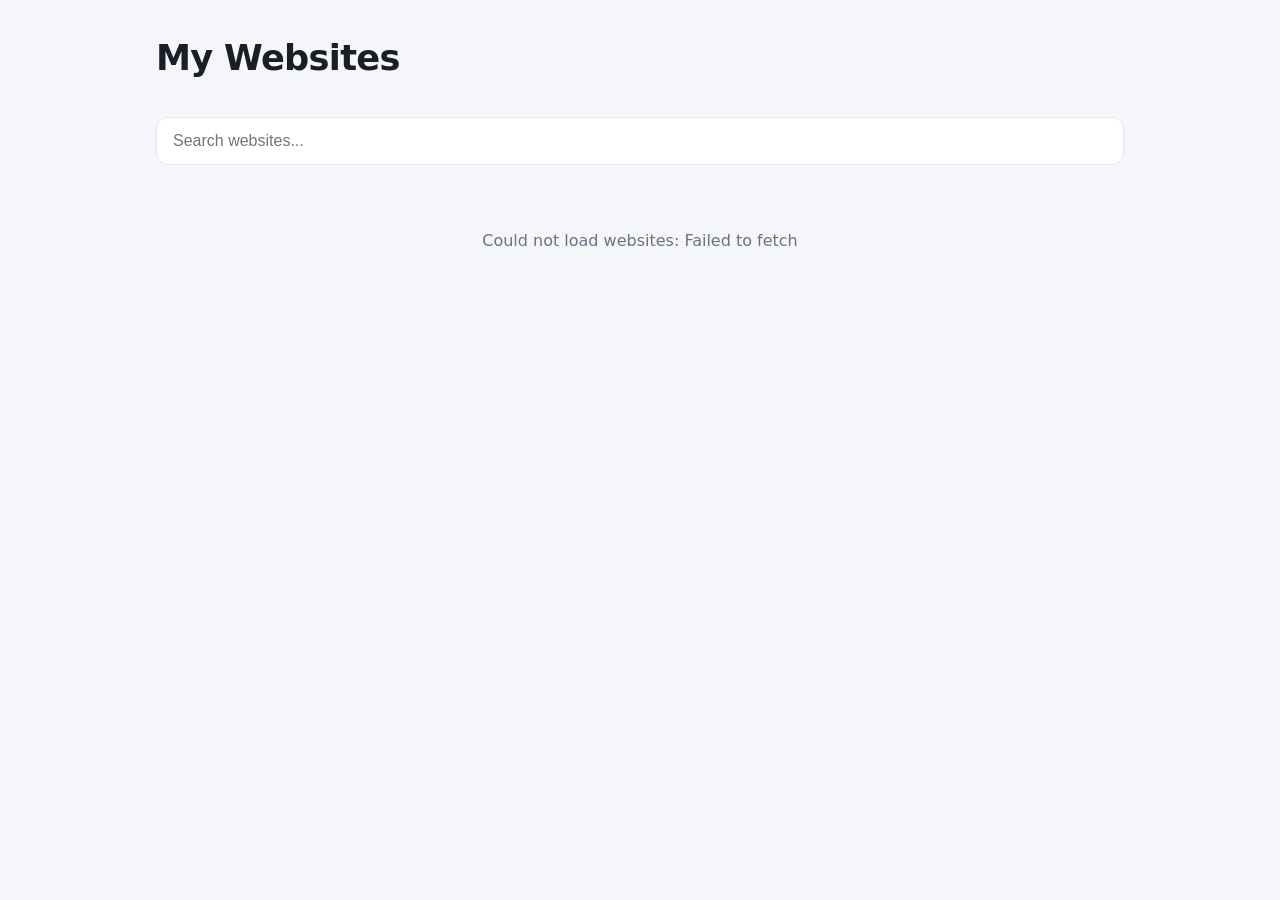
<file: index.html>
<!DOCTYPE html>
<html lang="en">
<head>
<meta charset="utf-8">
<meta name="viewport" content="width=device-width, initial-scale=1">
<title>my-websites</title>
<style>
  :root {
    color-scheme: light dark;
    --bg: #f5f6fa; --card: #ffffff; --text: #1b1e27; --muted: #6b7280;
    --border: #e5e7eb; --accent: #4f46e5; --accent-soft: #eef2ff;
  }
  @media (prefers-color-scheme: dark) {
    :root {
      --bg: #0e1015; --card: #171a22; --text: #e8eaf0; --muted: #98a0b3;
      --border: #272b36; --accent: #818cf8; --accent-soft: #1f2340;
    }
  }
  * { box-sizing: border-box; }
  body { margin: 0; background: var(--bg); color: var(--text); font: 16px/1.5 system-ui, -apple-system, "Segoe UI", sans-serif; }
  .wrap { max-width: 1000px; margin: 0 auto; padding: 32px 16px 64px; }
  h1 { margin: 0; font-size: clamp(1.6rem, 4vw, 2.2rem); letter-spacing: -.02em; }
  .sub { margin: 4px 0 24px; color: var(--muted); }
  .search { position: sticky; top: 0; padding: 8px 0 16px; background: var(--bg); z-index: 1; }
  .search input {
    width: 100%; padding: 14px 16px; font-size: 1rem; color: var(--text);
    background: var(--card); border: 1px solid var(--border); border-radius: 12px; outline: none;
    transition: border-color .15s, box-shadow .15s;
  }
  .search input:focus { border-color: var(--accent); box-shadow: 0 0 0 3px var(--accent-soft); }
  .grid { display: grid; grid-template-columns: repeat(auto-fill, minmax(260px, 1fr)); gap: 12px; }
  a.card {
    display: flex; align-items: center; gap: 12px; padding: 14px;
    background: var(--card); border: 1px solid var(--border); border-radius: 12px;
    color: inherit; text-decoration: none; min-width: 0;
    transition: transform .15s, border-color .15s, box-shadow .15s;
  }
  a.card:hover, a.card:focus-visible { transform: translateY(-2px); border-color: var(--accent); box-shadow: 0 6px 18px #0000001a; outline: none; }
  .icon {
    flex: none; width: 40px; height: 40px; border-radius: 10px; display: grid; place-items: center;
    background: var(--accent-soft); color: var(--accent); font-size: .7rem; font-weight: 700; text-transform: uppercase;
  }
  .text { min-width: 0; }
  .name { font-weight: 600; overflow: hidden; text-overflow: ellipsis; white-space: nowrap; }
  .dir { color: var(--muted); font-size: .8rem; overflow: hidden; text-overflow: ellipsis; white-space: nowrap; }
  .state { text-align: center; color: var(--muted); padding: 48px 0; grid-column: 1 / -1; }
</style>
</head>
<body>
<div class="wrap">
  <h1>My Websites</h1>
  <p class="sub" id="count">Loading...</p>
  <div class="search">
    <input id="q" type="search" placeholder="Search websites..." aria-label="Search websites" autocomplete="off">
  </div>
  <div class="grid" id="grid"></div>
</div>
<script>
const OWNER = "ranjanayush937", REPO = "my-websites";
const API = "https://api.github.com/repos/" + OWNER + "/" + REPO;
const SITE = "https://" + OWNER + ".github.io/" + REPO + "/";
const grid = document.getElementById("grid");
const count = document.getElementById("count");
const q = document.getElementById("q");
let files = [];

const enc = p => p.split("/").map(encodeURIComponent).join("/");

function state(text) {
  const d = document.createElement("div");
  d.className = "state";
  d.textContent = text;
  grid.replaceChildren(d);
}

function render() {
  const term = q.value.trim().toLowerCase();
  const shown = files.filter(f => f.toLowerCase().includes(term));
  count.textContent = shown.length + " of " + files.length + " websites";
  if (!shown.length) return state(files.length ? "No websites match your search." : "No websites found yet.");
  grid.replaceChildren(...shown.map(path => {
    const isSite = path.endsWith("/");
    const trimmed = isSite ? path.slice(0, -1) : path;
    const i = trimmed.lastIndexOf("/");
    const name = trimmed.slice(i + 1), dir = i > -1 ? trimmed.slice(0, i) : "/";
    const dot = isSite ? -1 : name.lastIndexOf(".");
    const a = document.createElement("a");
    a.className = "card";
    a.href = SITE + enc(path);
    a.target = "_blank";
    a.rel = "noopener";
    const icon = document.createElement("div");
    icon.className = "icon";
    icon.textContent = isSite ? "site" : dot > 0 ? name.slice(dot + 1, dot + 5) : "file";
    const text = document.createElement("div");
    text.className = "text";
    const n = document.createElement("div");
    n.className = "name"; n.textContent = name; n.title = path;
    const d = document.createElement("div");
    d.className = "dir"; d.textContent = dir;
    text.append(n, d);
    a.append(icon, text);
    return a;
  }));
}

async function init() {
  try {
    const repo = await (await fetch(API)).json();
    if (!repo.default_branch) throw new Error(repo.message || "repo not found");
    const tree = await (await fetch(API + "/git/trees/" + encodeURIComponent(repo.default_branch) + "?recursive=1")).json();
    if (!tree.tree) throw new Error(tree.message || "no files");
    const paths = tree.tree.filter(t => t.type === "blob").map(t => t.path);
    // A folder with its own index.html is a site: show one card for the folder
    // and hide the files inside it (its CSS, JS, images).
    const sites = paths
      .filter(p => p.endsWith("/index.html"))
      .map(p => p.slice(0, -"index.html".length))
      .sort()
      .filter((d, i, all) => !all.slice(0, i).some(o => d.startsWith(o)));
    // Standalone pages: .html files outside any site folder (not this index).
    const pages = paths.filter(p =>
      /\.html?$/i.test(p) && p !== "index.html" && !sites.some(d => p.startsWith(d)));
    files = pages.concat(sites).sort();
    render();
  } catch (err) {
    count.textContent = "";
    state("Could not load websites: " + err.message);
  }
}
q.addEventListener("input", render);
init();
</script>
</body>
</html>
</file>
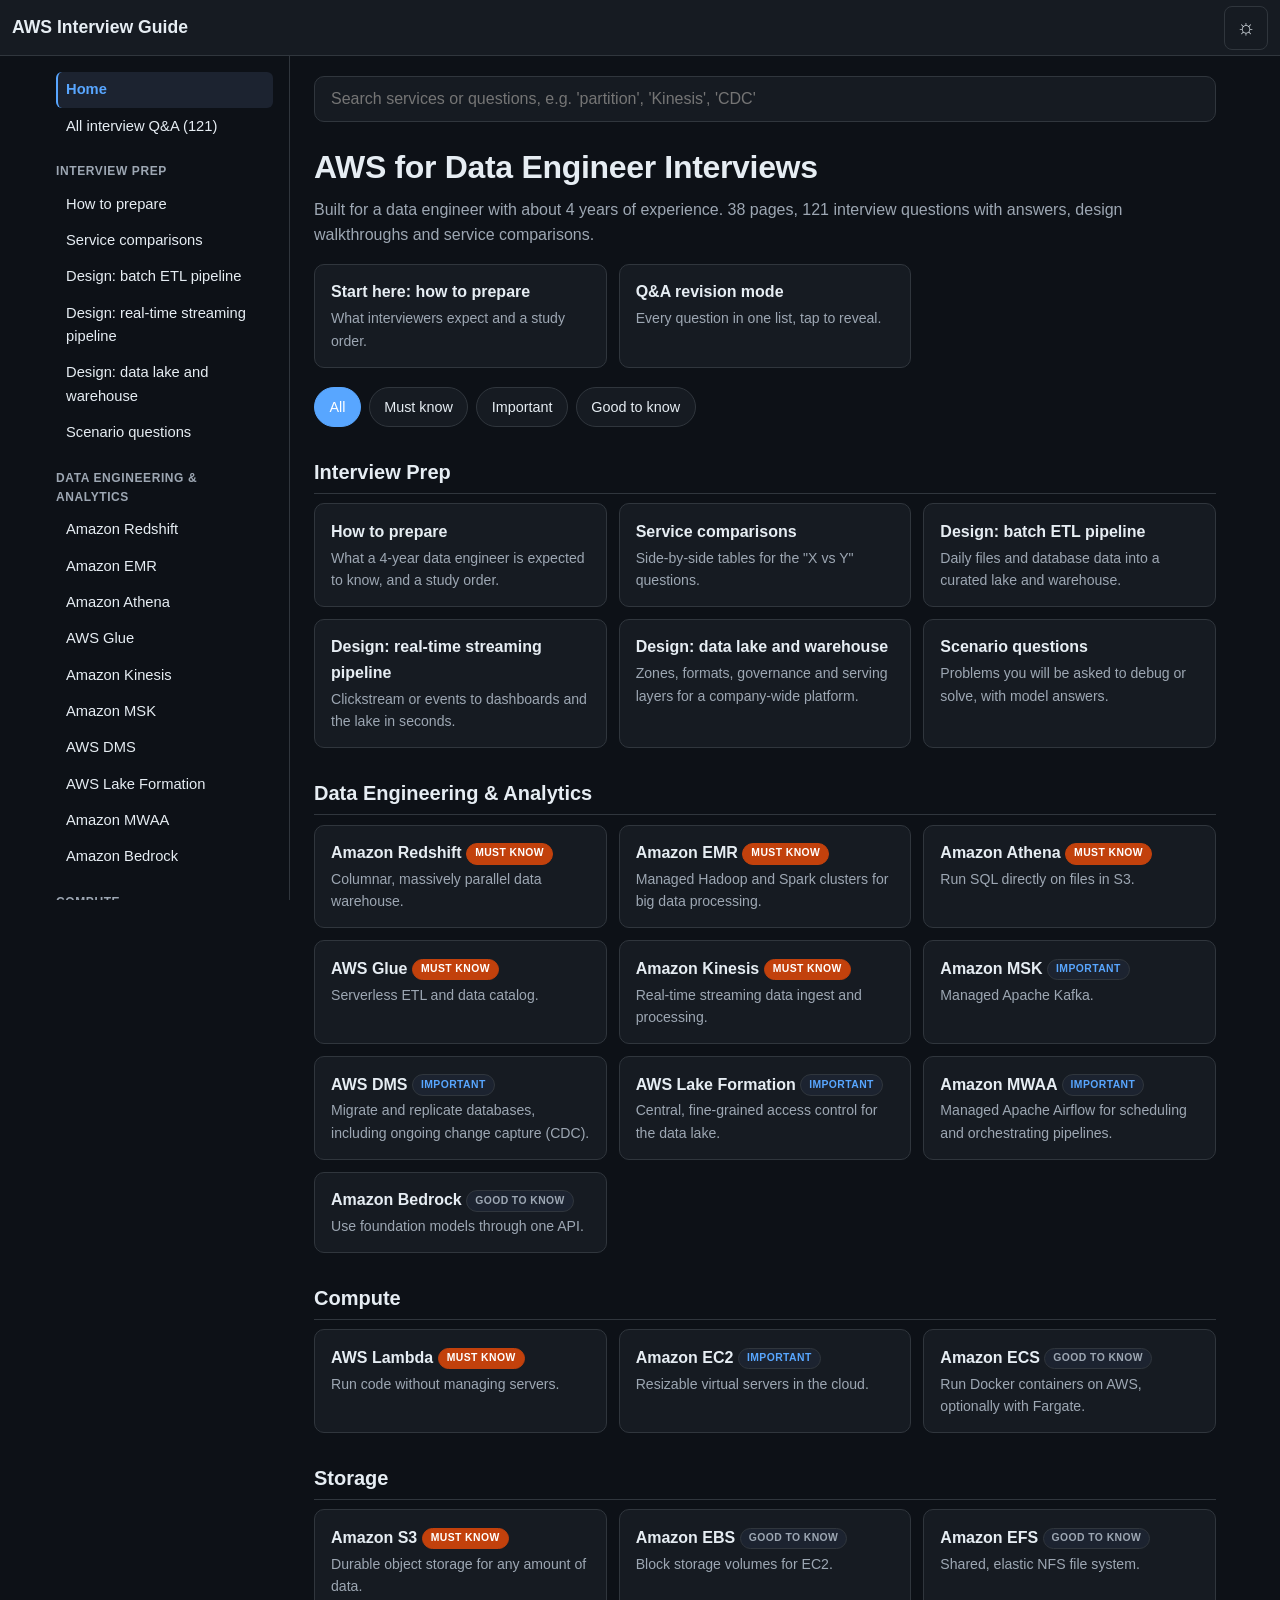
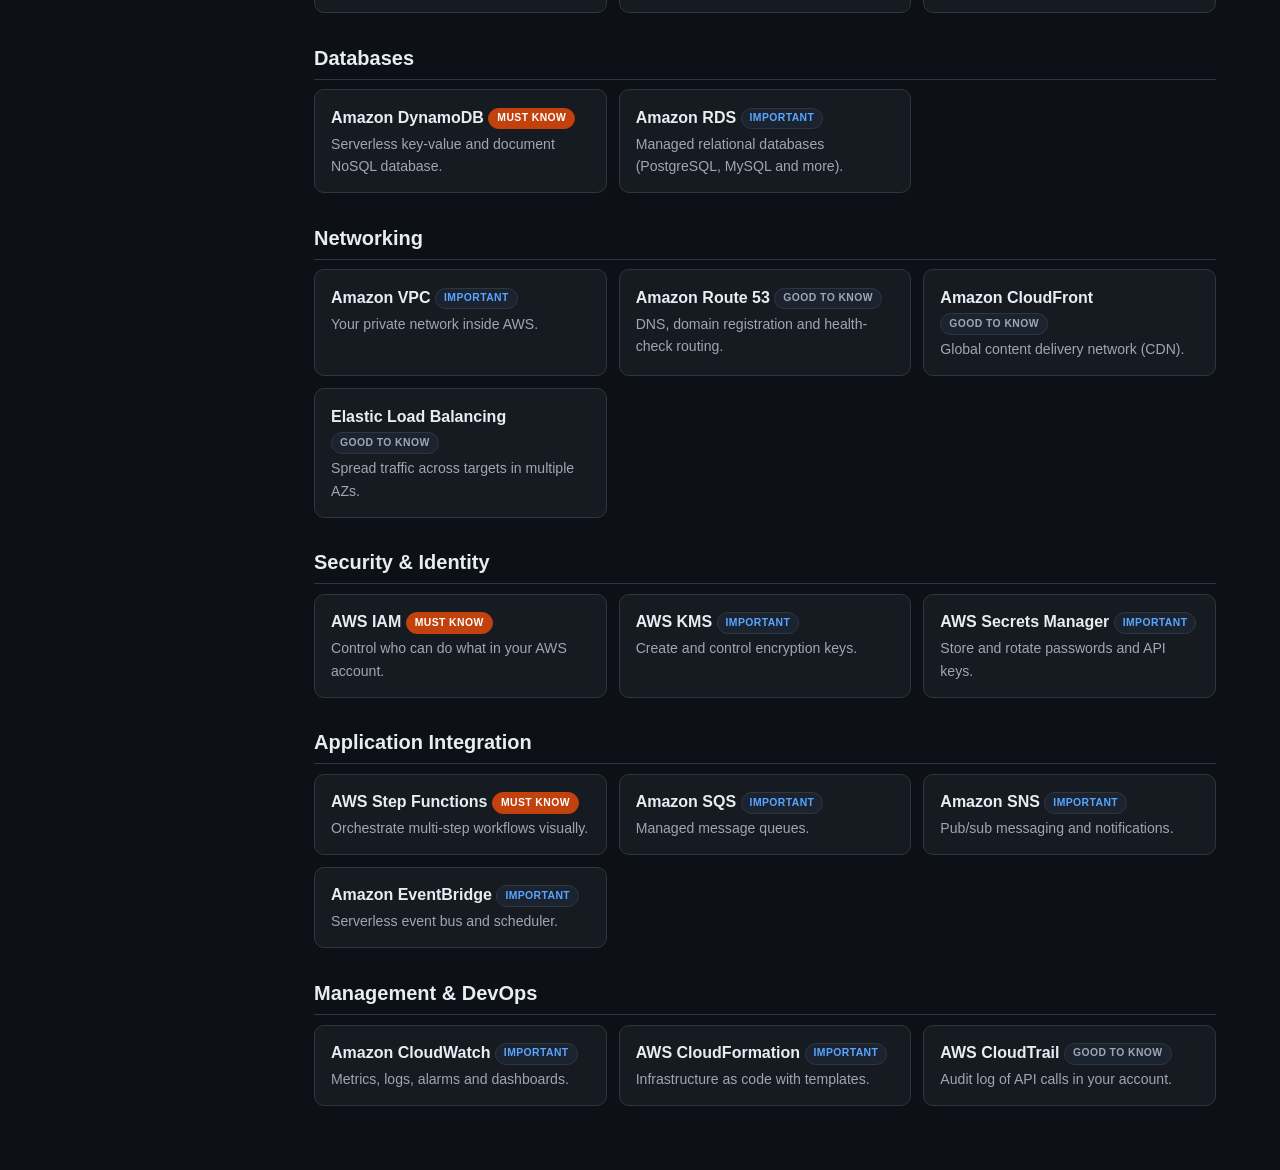
<file: aws-guide/index.html>
<!DOCTYPE html>
<html lang="en">
<head>
<meta charset="UTF-8">
<meta name="viewport" content="width=device-width, initial-scale=1, viewport-fit=cover">
<meta name="description" content="AWS services guide with use cases and practical examples">
<title>AWS for Data Engineer Interviews</title>
<link rel="stylesheet" href="style.css">
</head>
<body>
<script>
  try {
    const t = localStorage.getItem('aws-guide-theme');
    if (t === 'light' || t === 'dark') document.documentElement.dataset.theme = t;
  } catch {}
</script>
<header>
  <button id="menu-btn" type="button" aria-label="Open menu" aria-controls="sidebar" aria-expanded="false">&#9776;</button>
  <a class="brand" href="#/">AWS Interview Guide</a>
  <button id="theme-btn" type="button" aria-label="Toggle theme">&#9788;</button>
</header>
<div class="layout">
  <nav id="sidebar" aria-label="Services"></nav>
  <div id="scrim" hidden></div>
  <main id="main" tabindex="-1">
    <div class="search-wrap">
      <input id="search" type="search" placeholder="Search services or questions, e.g. 'partition', 'Kinesis', 'CDC'" aria-label="Search services" autocomplete="off">
    </div>
    <div id="content"></div>
  </main>
</div>
<noscript><p style="padding:1rem">This guide needs JavaScript enabled.</p></noscript>

<script src="registry.js"></script>
<script src="data/data-engineering.js"></script>
<script src="data/analytics-ai.js"></script>
<script src="data/interview-prep.js"></script>
<script src="data/compute.js"></script>
<script src="data/storage.js"></script>
<script src="data/databases.js"></script>
<script src="data/networking.js"></script>
<script src="data/security.js"></script>
<script src="data/integration.js"></script>
<script src="data/management.js"></script>
<script src="data/interview-core.js"></script>
<script src="data/interview-data.js"></script>
<script src="app.js"></script>
</body>
</html>
</file>
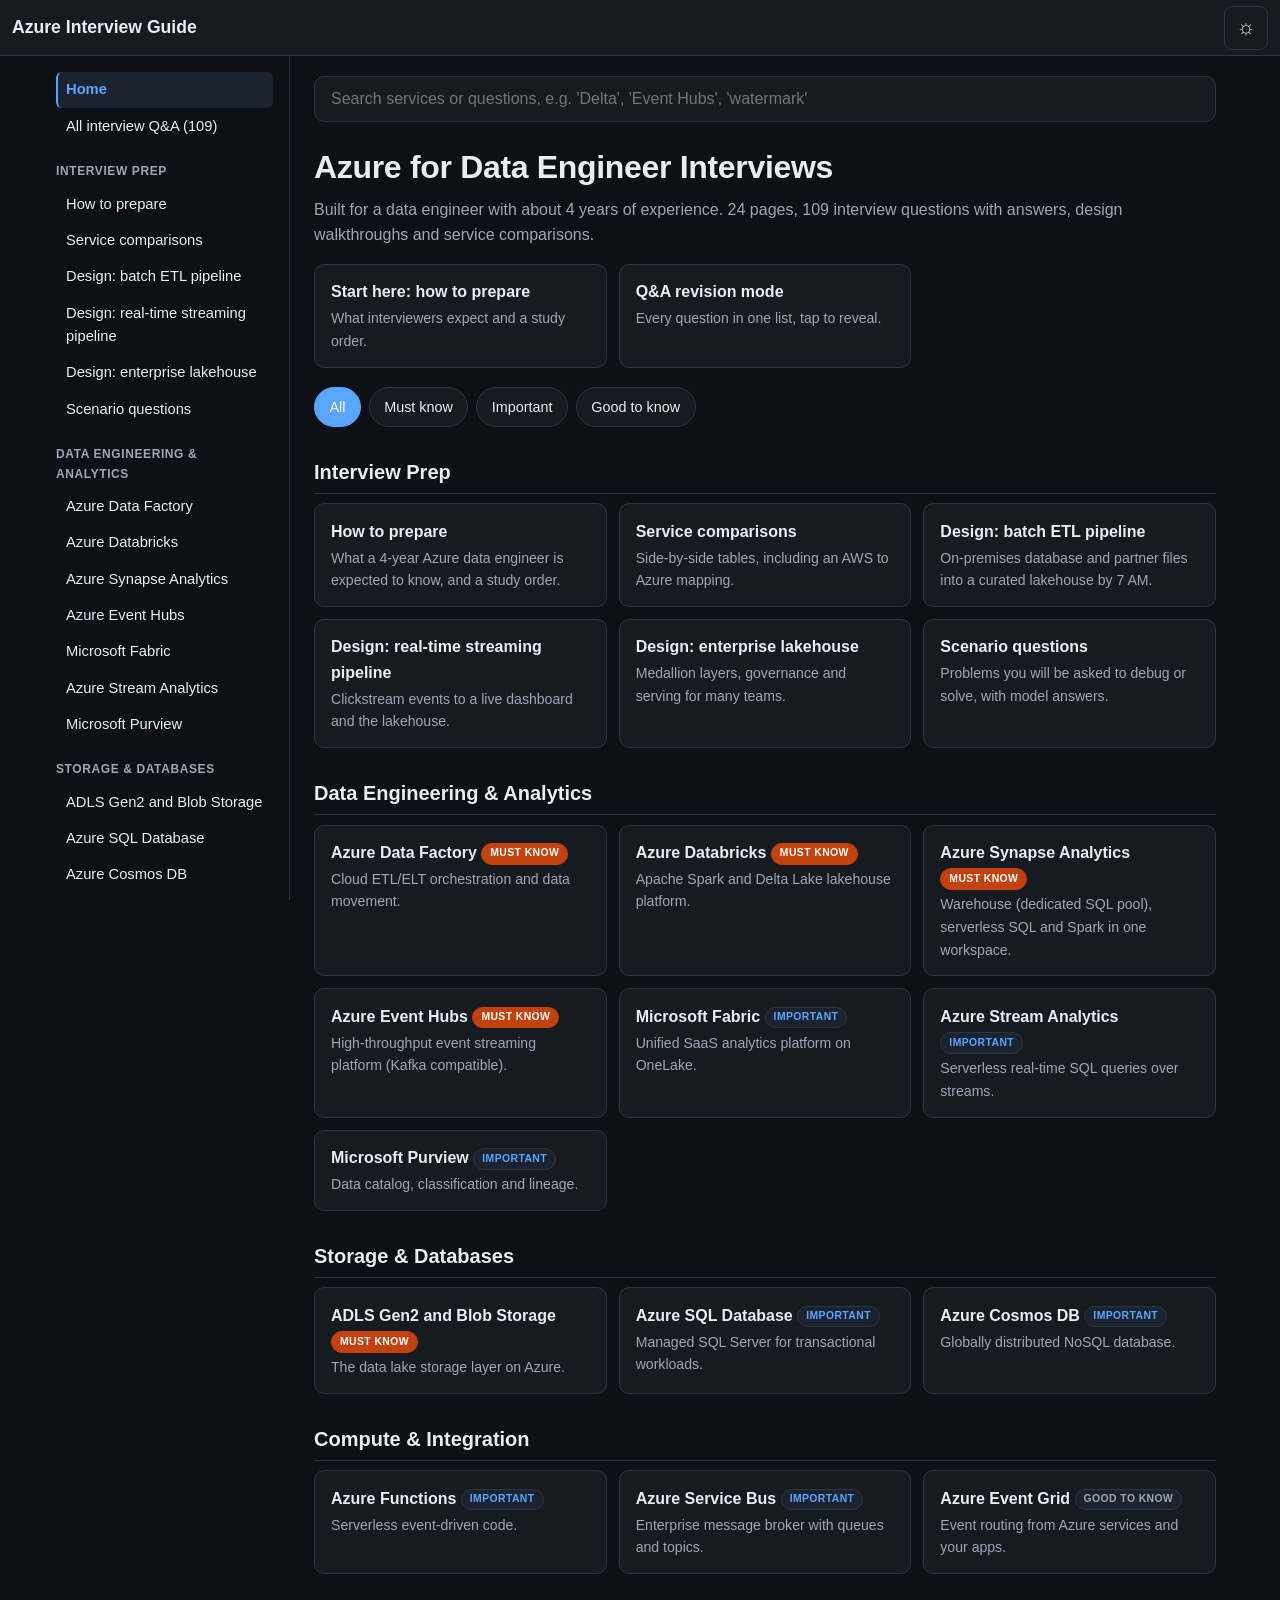
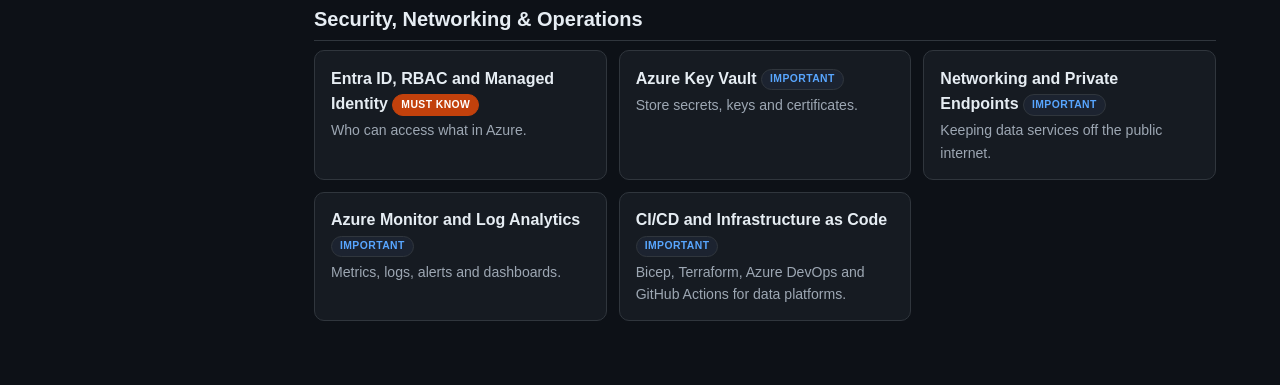
<file: azure-guide/index.html>
<!DOCTYPE html>
<html lang="en">
<head>
<meta charset="UTF-8">
<meta name="viewport" content="width=device-width, initial-scale=1, viewport-fit=cover">
<meta name="description" content="Azure data engineering guide for interviews">
<title>Azure for Data Engineer Interviews</title>
<link rel="stylesheet" href="style.css">
</head>
<body>
<script>
  try {
    const t = localStorage.getItem('azure-guide-theme');
    if (t === 'light' || t === 'dark') document.documentElement.dataset.theme = t;
  } catch {}
</script>
<header>
  <button id="menu-btn" type="button" aria-label="Open menu" aria-controls="sidebar" aria-expanded="false">&#9776;</button>
  <a class="brand" href="#/">Azure Interview Guide</a>
  <button id="theme-btn" type="button" aria-label="Toggle theme">&#9788;</button>
</header>
<div class="layout">
  <nav id="sidebar" aria-label="Services"></nav>
  <div id="scrim" hidden></div>
  <main id="main" tabindex="-1">
    <div class="search-wrap">
      <input id="search" type="search" placeholder="Search services or questions, e.g. 'Delta', 'Event Hubs', 'watermark'" aria-label="Search services" autocomplete="off">
    </div>
    <div id="content"></div>
  </main>
</div>
<noscript><p style="padding:1rem">This guide needs JavaScript enabled.</p></noscript>

<script src="registry.js"></script>
<script src="data/prep.js"></script>
<script src="data/data-eng.js"></script>
<script src="data/platform.js"></script>
<script src="app.js"></script>
</body>
</html>
</file>
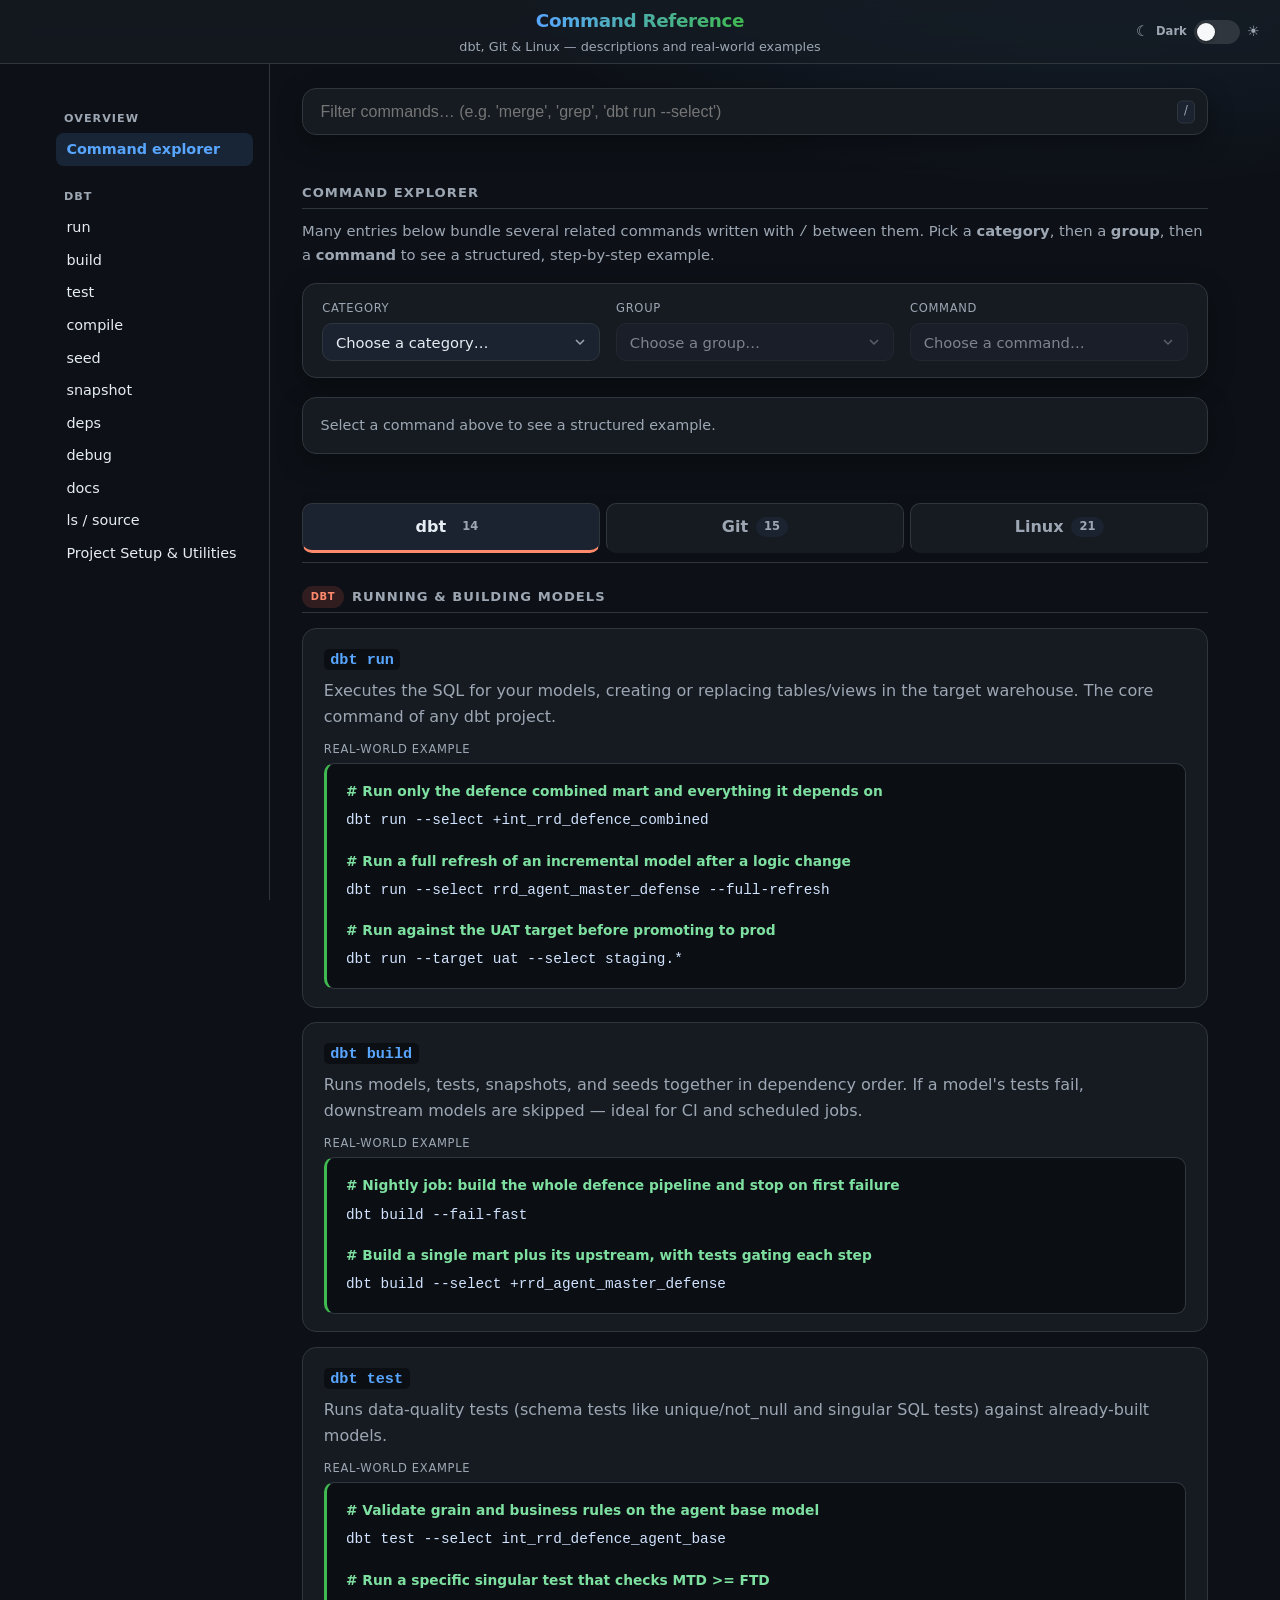
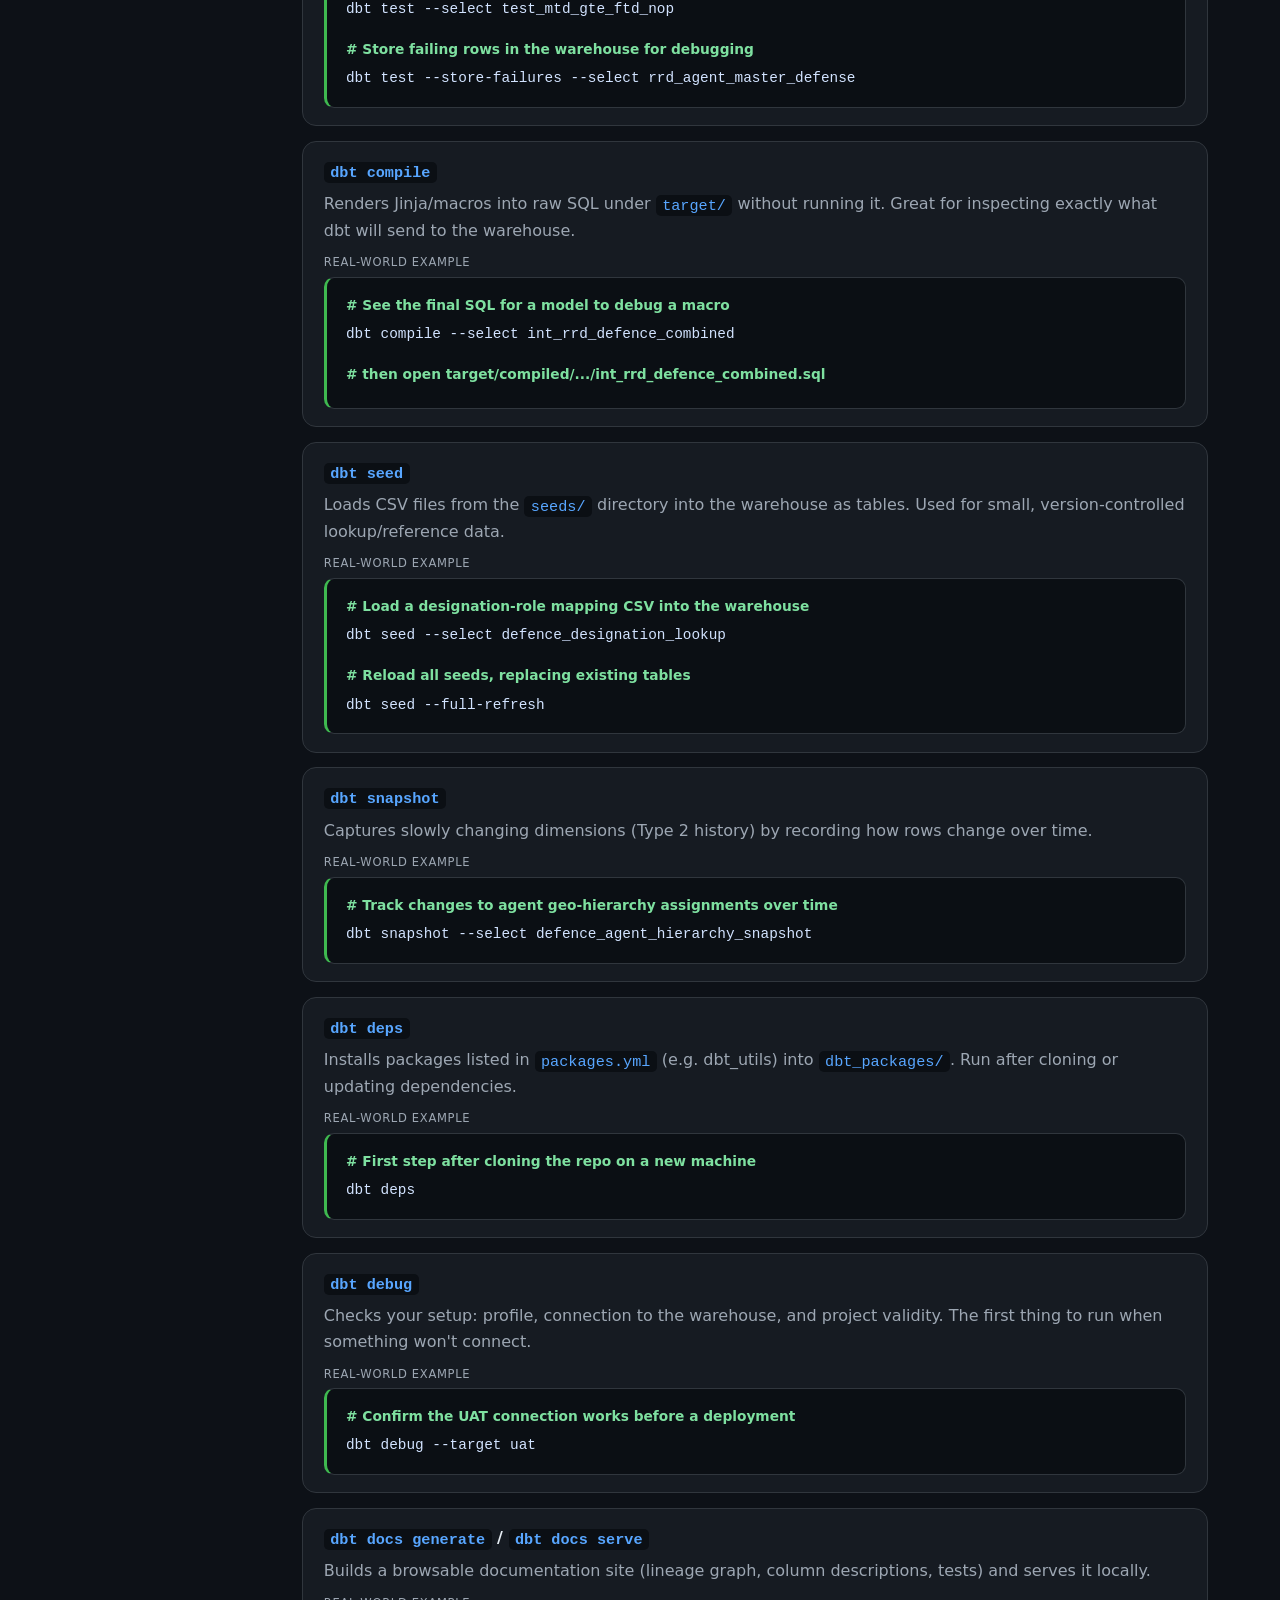
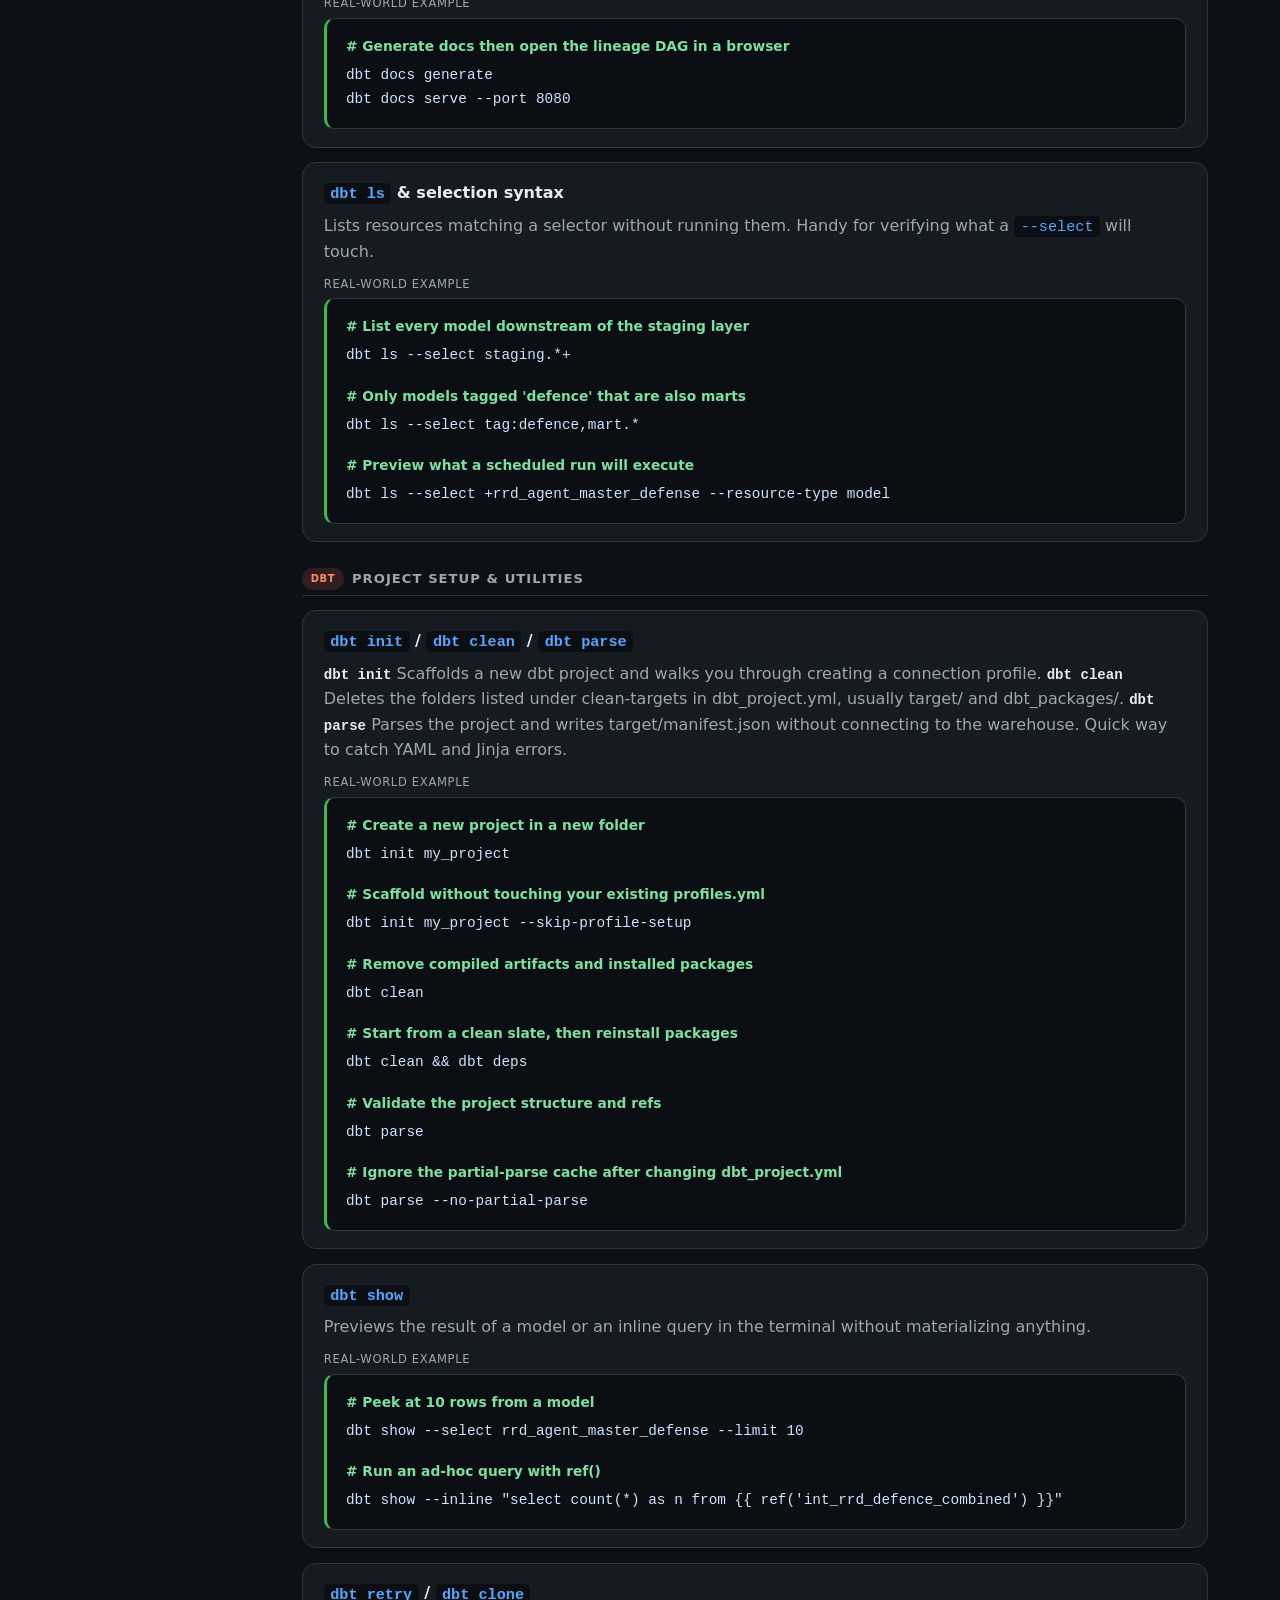
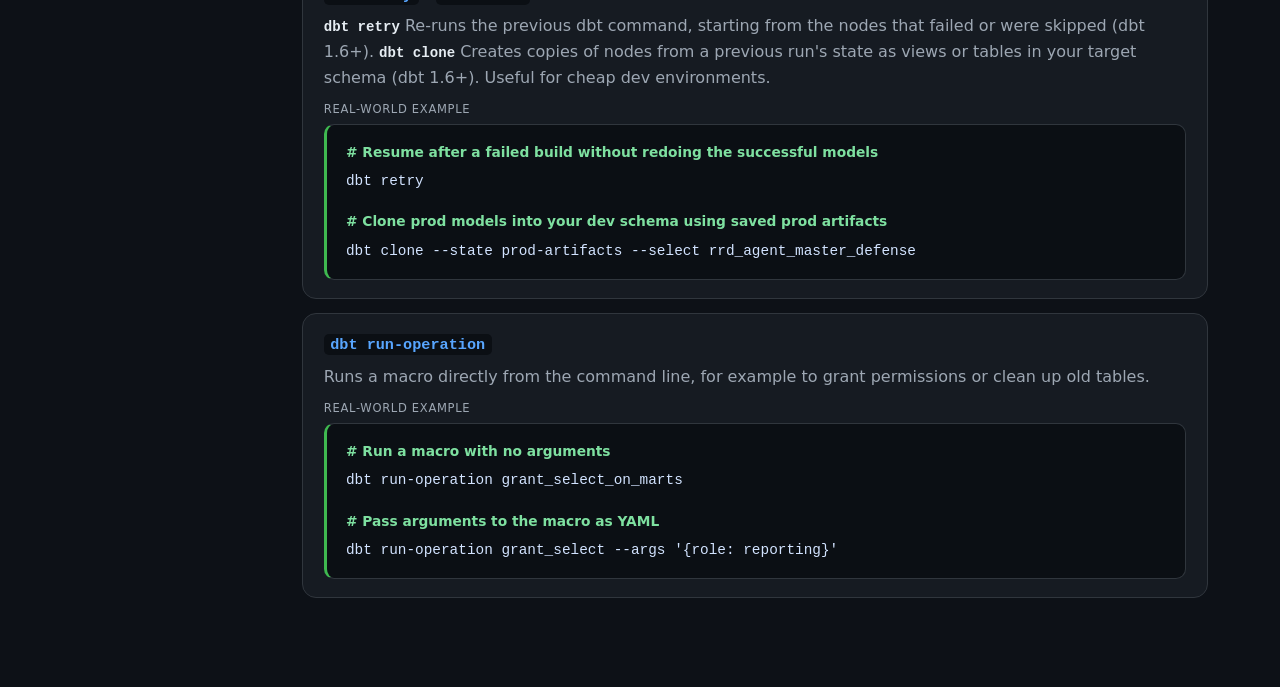
<file: command-reference/index.html>
<!DOCTYPE html>
<html lang="en">
<head>
<meta charset="UTF-8" />
<meta name="viewport" content="width=device-width, initial-scale=1.0" />
<title>Command Reference — dbt, Git &amp; Linux</title>
<link rel="stylesheet" href="style.css" />
</head>
<body>
<script>
  try {
    const savedTheme = localStorage.getItem('command-reference-theme');
    if (savedTheme === 'light' || savedTheme === 'dark') document.documentElement.dataset.theme = savedTheme;
  } catch {}
</script>
<header>
  <div class="theme-control" title="Switch between dark and light theme">
    <span class="theme-icon" aria-hidden="true">☾</span>
    <span class="theme-label">Dark</span>
    <label class="theme-switch" aria-label="Toggle light theme">
      <input id="theme-toggle" type="checkbox" />
      <span class="theme-slider"></span>
    </label>
    <span class="theme-icon" aria-hidden="true">☀</span>
  </div>
  <h1>Command Reference</h1>
  <p>dbt, Git &amp; Linux — descriptions and real-world examples</p>
</header>

<div class="layout">
  <nav>
    <h3>Overview</h3>
    <a href="#graph-section">Command explorer</a>

    <h3>dbt</h3>
    <a href="#dbt-run">run</a>
    <a href="#dbt-build">build</a>
    <a href="#dbt-test">test</a>
    <a href="#dbt-compile">compile</a>
    <a href="#dbt-seed">seed</a>
    <a href="#dbt-snapshot">snapshot</a>
    <a href="#dbt-deps">deps</a>
    <a href="#dbt-debug">debug</a>
    <a href="#dbt-docs">docs</a>
    <a href="#dbt-ls">ls / source</a>
    <a href="#dbt-util">Project Setup &amp; Utilities</a>

    <h3>Git</h3>
    <a href="#git-clone">clone / init</a>
    <a href="#git-status">status / add</a>
    <a href="#git-commit">commit</a>
    <a href="#git-branch">branch / checkout</a>
    <a href="#git-merge">merge / rebase</a>
    <a href="#git-remote">push / pull / fetch</a>
    <a href="#git-log">log / diff</a>
    <a href="#git-stash">stash</a>
    <a href="#git-reset">reset / revert</a>
    <a href="#git-worktree">worktree / cherry-pick</a>
    <a href="#git-inspect">Inspect &amp; Recover</a>
    <a href="#git-files">Files, Tags, Remotes &amp; Config</a>

    <h3>Linux</h3>
    <a href="#lx-nav">Navigation</a>
    <a href="#lx-files">Files &amp; dirs</a>
    <a href="#lx-view">Viewing text</a>
    <a href="#lx-search">Searching</a>
    <a href="#lx-perm">Permissions</a>
    <a href="#lx-proc">Processes</a>
    <a href="#lx-net">Networking</a>
    <a href="#lx-archive">Archives &amp; transfer</a>
    <a href="#lx-disk">Disk &amp; system</a>
    <a href="#lx-edit">Editing text</a>
    <a href="#lx-text">Text processing</a>
    <a href="#lx-misc">Shell helpers</a>
    <a href="#lx-sys">System &amp; Services</a>
    <a href="#lx-util">Everyday Utilities</a>
  </nav>

  <main>
    <div class="search-wrap">
      <input id="search" type="text" placeholder="Filter commands… (e.g. 'merge', 'grep', 'dbt run --select')" />
      <span class="kbd-hint">/</span>
    </div>
    <div id="result-count"></div>

    <!-- ============ COMMAND DROPDOWNS ============ -->
    <section id="graph-section">
      <h2>Command Explorer</h2>
      <p class="graph-intro">
        Many entries below bundle several related commands written with <code class="inline">/</code> between them.
        Pick a <strong>category</strong>, then a <strong>group</strong>, then a <strong>command</strong> to see a
        structured, step-by-step example.
      </p>
      <div class="dd-controls">
        <div class="dd-field">
          <label for="dd-cat">Category</label>
          <select id="dd-cat" class="dd-select"></select>
        </div>
        <div class="dd-field">
          <label for="dd-group">Group</label>
          <select id="dd-group" class="dd-select"></select>
        </div>
        <div class="dd-field">
          <label for="dd-cmd">Command</label>
          <select id="dd-cmd" class="dd-select"></select>
        </div>
      </div>
      <div class="example-panel" id="example-panel">
        <div class="ep-empty">Select a command above to see a structured example.</div>
      </div>
    </section>

    <!-- ============ CATEGORY TABS ============ -->
    <div class="tabs" id="tabs" role="tablist" aria-label="Command categories">
      <button class="tab" id="tab-dbt" role="tab" type="button" data-cat="dbt">dbt <span class="tab-count"></span></button>
      <button class="tab" id="tab-git" role="tab" type="button" data-cat="git">Git <span class="tab-count"></span></button>
      <button class="tab" id="tab-linux" role="tab" type="button" data-cat="linux">Linux <span class="tab-count"></span></button>
    </div>

    <!-- ============ DBT ============ -->
    <section id="dbt-run">
      <h2><span class="badge dbt">dbt</span> Running &amp; Building Models</h2>

      <div class="cmd">
        <h4><code class="inline">dbt run</code></h4>
        <p class="desc">Executes the SQL for your models, creating or replacing tables/views in the target warehouse. The core command of any dbt project.</p>
        <p class="label">Real-world example</p>
        <pre class="example"><code># Run only the defence combined mart and everything it depends on
dbt run --select +int_rrd_defence_combined

# Run a full refresh of an incremental model after a logic change
dbt run --select rrd_agent_master_defense --full-refresh

# Run against the UAT target before promoting to prod
dbt run --target uat --select staging.*</code></pre>
      </div>

      <div class="cmd" id="dbt-build">
        <h4><code class="inline">dbt build</code></h4>
        <p class="desc">Runs models, tests, snapshots, and seeds together in dependency order. If a model's tests fail, downstream models are skipped — ideal for CI and scheduled jobs.</p>
        <p class="label">Real-world example</p>
        <pre class="example"><code># Nightly job: build the whole defence pipeline and stop on first failure
dbt build --fail-fast

# Build a single mart plus its upstream, with tests gating each step
dbt build --select +rrd_agent_master_defense</code></pre>
      </div>

      <div class="cmd" id="dbt-test">
        <h4><code class="inline">dbt test</code></h4>
        <p class="desc">Runs data-quality tests (schema tests like unique/not_null and singular SQL tests) against already-built models.</p>
        <p class="label">Real-world example</p>
        <pre class="example"><code># Validate grain and business rules on the agent base model
dbt test --select int_rrd_defence_agent_base

# Run a specific singular test that checks MTD &gt;= FTD
dbt test --select test_mtd_gte_ftd_nop

# Store failing rows in the warehouse for debugging
dbt test --store-failures --select rrd_agent_master_defense</code></pre>
      </div>

      <div class="cmd" id="dbt-compile">
        <h4><code class="inline">dbt compile</code></h4>
        <p class="desc">Renders Jinja/macros into raw SQL under <code class="inline">target/</code> without running it. Great for inspecting exactly what dbt will send to the warehouse.</p>
        <p class="label">Real-world example</p>
        <pre class="example"><code># See the final SQL for a model to debug a macro
dbt compile --select int_rrd_defence_combined
# then open target/compiled/.../int_rrd_defence_combined.sql</code></pre>
      </div>

      <div class="cmd" id="dbt-seed">
        <h4><code class="inline">dbt seed</code></h4>
        <p class="desc">Loads CSV files from the <code class="inline">seeds/</code> directory into the warehouse as tables. Used for small, version-controlled lookup/reference data.</p>
        <p class="label">Real-world example</p>
        <pre class="example"><code># Load a designation-role mapping CSV into the warehouse
dbt seed --select defence_designation_lookup

# Reload all seeds, replacing existing tables
dbt seed --full-refresh</code></pre>
      </div>

      <div class="cmd" id="dbt-snapshot">
        <h4><code class="inline">dbt snapshot</code></h4>
        <p class="desc">Captures slowly changing dimensions (Type 2 history) by recording how rows change over time.</p>
        <p class="label">Real-world example</p>
        <pre class="example"><code># Track changes to agent geo-hierarchy assignments over time
dbt snapshot --select defence_agent_hierarchy_snapshot</code></pre>
      </div>

      <div class="cmd" id="dbt-deps">
        <h4><code class="inline">dbt deps</code></h4>
        <p class="desc">Installs packages listed in <code class="inline">packages.yml</code> (e.g. dbt_utils) into <code class="inline">dbt_packages/</code>. Run after cloning or updating dependencies.</p>
        <p class="label">Real-world example</p>
        <pre class="example"><code># First step after cloning the repo on a new machine
dbt deps</code></pre>
      </div>

      <div class="cmd" id="dbt-debug">
        <h4><code class="inline">dbt debug</code></h4>
        <p class="desc">Checks your setup: profile, connection to the warehouse, and project validity. The first thing to run when something won't connect.</p>
        <p class="label">Real-world example</p>
        <pre class="example"><code># Confirm the UAT connection works before a deployment
dbt debug --target uat</code></pre>
      </div>

      <div class="cmd" id="dbt-docs">
        <h4><code class="inline">dbt docs generate</code> / <code class="inline">dbt docs serve</code></h4>
        <p class="desc">Builds a browsable documentation site (lineage graph, column descriptions, tests) and serves it locally.</p>
        <p class="label">Real-world example</p>
        <pre class="example"><code># Generate docs then open the lineage DAG in a browser
dbt docs generate
dbt docs serve --port 8080</code></pre>
      </div>

      <div class="cmd" id="dbt-ls">
        <h4><code class="inline">dbt ls</code> &amp; selection syntax</h4>
        <p class="desc">Lists resources matching a selector without running them. Handy for verifying what a <code class="inline">--select</code> will touch.</p>
        <p class="label">Real-world example</p>
        <pre class="example"><code># List every model downstream of the staging layer
dbt ls --select staging.*+

# Only models tagged 'defence' that are also marts
dbt ls --select tag:defence,mart.*

# Preview what a scheduled run will execute
dbt ls --select +rrd_agent_master_defense --resource-type model</code></pre>
      </div>
    </section>

    <section id="dbt-util">
      <h2><span class="badge dbt">dbt</span> Project Setup &amp; Utilities</h2>

      <div class="cmd">
        <h4><code class="inline">dbt init</code> / <code class="inline">dbt clean</code> / <code class="inline">dbt parse</code></h4>
        <p class="desc"><strong>dbt init</strong> Scaffolds a new dbt project and walks you through creating a connection profile. <strong>dbt clean</strong> Deletes the folders listed under clean-targets in dbt_project.yml, usually target/ and dbt_packages/. <strong>dbt parse</strong> Parses the project and writes target/manifest.json without connecting to the warehouse. Quick way to catch YAML and Jinja errors.</p>
        <p class="label">Real-world example</p>
        <pre class="example"><code># Create a new project in a new folder
dbt init my_project
# Scaffold without touching your existing profiles.yml
dbt init my_project --skip-profile-setup
# Remove compiled artifacts and installed packages
dbt clean
# Start from a clean slate, then reinstall packages
dbt clean &amp;&amp; dbt deps
# Validate the project structure and refs
dbt parse
# Ignore the partial-parse cache after changing dbt_project.yml
dbt parse --no-partial-parse</code></pre>
      </div>

      <div class="cmd">
        <h4><code class="inline">dbt show</code></h4>
        <p class="desc">Previews the result of a model or an inline query in the terminal without materializing anything.</p>
        <p class="label">Real-world example</p>
        <pre class="example"><code># Peek at 10 rows from a model
dbt show --select rrd_agent_master_defense --limit 10
# Run an ad-hoc query with ref()
dbt show --inline "select count(*) as n from {{ ref('int_rrd_defence_combined') }}"</code></pre>
      </div>

      <div class="cmd">
        <h4><code class="inline">dbt retry</code> / <code class="inline">dbt clone</code></h4>
        <p class="desc"><strong>dbt retry</strong> Re-runs the previous dbt command, starting from the nodes that failed or were skipped (dbt 1.6+). <strong>dbt clone</strong> Creates copies of nodes from a previous run&#x27;s state as views or tables in your target schema (dbt 1.6+). Useful for cheap dev environments.</p>
        <p class="label">Real-world example</p>
        <pre class="example"><code># Resume after a failed build without redoing the successful models
dbt retry
# Clone prod models into your dev schema using saved prod artifacts
dbt clone --state prod-artifacts --select rrd_agent_master_defense</code></pre>
      </div>

      <div class="cmd">
        <h4><code class="inline">dbt run-operation</code></h4>
        <p class="desc">Runs a macro directly from the command line, for example to grant permissions or clean up old tables.</p>
        <p class="label">Real-world example</p>
        <pre class="example"><code># Run a macro with no arguments
dbt run-operation grant_select_on_marts
# Pass arguments to the macro as YAML
dbt run-operation grant_select --args '{role: reporting}'</code></pre>
      </div>
    </section>

    <!-- ============ GIT ============ -->
    <section id="git-clone">
      <h2><span class="badge git">git</span> Git Version Control</h2>

      <div class="cmd">
        <h4><code class="inline">git clone</code> / <code class="inline">git init</code></h4>
        <p class="desc">Copies a remote repository to your machine, or initializes a brand-new repo in the current folder.</p>
        <p class="label">Real-world example</p>
        <pre class="example"><code># Clone the team's dbt project
git clone git@github.com:acme/seller-app-defence.git

# Start tracking an existing folder with Git
cd my-project &amp;&amp; git init</code></pre>
      </div>

      <div class="cmd" id="git-status">
        <h4><code class="inline">git status</code> / <code class="inline">git add</code></h4>
        <p class="desc">Shows which files changed, and stages specific files for the next commit. Prefer naming files over <code class="inline">git add .</code> to avoid committing unrelated changes.</p>
        <p class="label">Real-world example</p>
        <pre class="example"><code>git status

# Stage just the two models you edited
git add models/mart/rrd_agent_master_defense.sql models/mart/schema.yml</code></pre>
      </div>

      <div class="cmd" id="git-commit">
        <h4><code class="inline">git commit</code></h4>
        <p class="desc">Records staged changes as a snapshot with a message describing the change.</p>
        <p class="label">Real-world example</p>
        <pre class="example"><code># Commit with a clear, scoped message
git commit -m "fix: correct MTD/FTD grain in defence agent base model"</code></pre>
      </div>

      <div class="cmd" id="git-branch">
        <h4><code class="inline">git branch</code> / <code class="inline">git checkout</code> / <code class="inline">git switch</code></h4>
        <p class="desc">Creates, lists, and moves between branches. Branches keep feature work isolated from <code class="inline">main</code>.</p>
        <p class="label">Real-world example</p>
        <pre class="example"><code># Create and switch to a feature branch in one step
git switch -c feature/defence-combined-mart

# List all branches, see the current one
git branch -a

# Go back to main
git switch main</code></pre>
      </div>

      <div class="cmd" id="git-merge">
        <h4><code class="inline">git merge</code> / <code class="inline">git rebase</code></h4>
        <p class="desc">Integrates changes from one branch into another. <code class="inline">merge</code> keeps history; <code class="inline">rebase</code> replays commits for a linear history.</p>
        <p class="label">Real-world example</p>
        <pre class="example"><code># Merge a finished feature into main
git switch main &amp;&amp; git merge feature/defence-combined-mart

# Rebase your branch onto the latest main before a PR
git switch feature/defence-combined-mart &amp;&amp; git rebase main</code></pre>
      </div>

      <div class="cmd" id="git-remote">
        <h4><code class="inline">git push</code> / <code class="inline">git pull</code> / <code class="inline">git fetch</code></h4>
        <p class="desc">Syncs commits with the remote. <code class="inline">fetch</code> downloads without merging; <code class="inline">pull</code> fetches + merges; <code class="inline">push</code> uploads your commits.</p>
        <p class="label">Real-world example</p>
        <pre class="example"><code># Push a new branch and set upstream tracking
git push -u origin feature/defence-combined-mart

# Get the latest main without touching your working copy
git fetch origin

# Update your current branch from the remote
git pull</code></pre>
      </div>

      <div class="cmd" id="git-log">
        <h4><code class="inline">git log</code> / <code class="inline">git diff</code></h4>
        <p class="desc">Views commit history and inspects exactly what changed between versions or in your working tree.</p>
        <p class="label">Real-world example</p>
        <pre class="example"><code># Compact, graphical history
git log --oneline --graph --decorate -15

# See unstaged changes to a model
git diff models/mart/rrd_agent_master_defense.sql

# Compare two branches
git diff main..feature/defence-combined-mart</code></pre>
      </div>

      <div class="cmd" id="git-stash">
        <h4><code class="inline">git stash</code></h4>
        <p class="desc">Temporarily shelves uncommitted changes so you can switch context, then restores them later.</p>
        <p class="label">Real-world example</p>
        <pre class="example"><code># Stash WIP to quickly fix a bug on main
git stash push -m "wip defence mart"
git switch main
# ...fix...
git switch feature/defence-combined-mart &amp;&amp; git stash pop</code></pre>
      </div>

      <div class="cmd" id="git-reset">
        <h4><code class="inline">git reset</code> / <code class="inline">git revert</code></h4>
        <p class="desc">Undoes changes. <code class="inline">revert</code> creates a new commit that reverses another (safe for shared branches); <code class="inline">reset</code> moves the branch pointer (use with care).</p>
        <p class="label">Real-world example</p>
        <pre class="example"><code># Safely undo a pushed commit by adding a reversing commit
git revert a1b2c3d

# Unstage a file but keep the edits
git reset HEAD models/mart/schema.yml

# Discard the last commit but keep changes in working tree
git reset --soft HEAD~1</code></pre>
      </div>

      <div class="cmd" id="git-worktree">
        <h4><code class="inline">git worktree</code> / <code class="inline">git cherry-pick</code></h4>
        <p class="desc"><code class="inline">worktree</code> checks out multiple branches in separate folders at once; <code class="inline">cherry-pick</code> copies a single commit onto the current branch.</p>
        <p class="label">Real-world example</p>
        <pre class="example"><code># Work on a hotfix without disturbing your main checkout
git worktree add ../hotfix-dir -b hotfix/urgent main

# Apply just one commit from another branch
git cherry-pick a1b2c3d</code></pre>
      </div>
    </section>

    <!-- ============ LINUX ============ -->
    <section id="git-inspect">
      <h2><span class="badge git">git</span> Inspect &amp; Recover</h2>

      <div class="cmd">
        <h4><code class="inline">git show</code> / <code class="inline">git blame</code></h4>
        <p class="desc"><strong>git show</strong> Displays a commit (message and diff) or a file as it was at a given commit. <strong>git blame</strong> Shows who last changed each line of a file and in which commit.</p>
        <p class="label">Real-world example</p>
        <pre class="example"><code># Show the latest commit
git show HEAD
# Summarise files changed in a commit
git show --stat a1b2c3d
# View a file as it was two commits ago
git show HEAD~2:models/mart/schema.yml
# Annotate a whole file
git blame models/mart/rrd_agent_master_defense.sql
# Limit to lines 40-60 and ignore whitespace changes
git blame -w -L 40,60 models/mart/rrd_agent_master_defense.sql</code></pre>
      </div>

      <div class="cmd">
        <h4><code class="inline">git reflog</code> / <code class="inline">git bisect</code></h4>
        <p class="desc"><strong>git reflog</strong> Lists where HEAD and branches have pointed recently. Lets you recover commits after a bad reset, rebase or deleted branch. <strong>git bisect</strong> Binary-searches your history to find the commit that introduced a bug.</p>
        <p class="label">Real-world example</p>
        <pre class="example"><code># See recent HEAD movements
git reflog
# Recreate a lost branch from a reflog entry
git branch recovered HEAD@{3}
# Start and mark the current commit as broken
git bisect start
git bisect bad
# Mark a known-good commit; Git checks out the midpoint
git bisect good v1.2.0
# Automate the search with a test script
git bisect run ./scripts/check.sh
# Finish and return to your branch
git bisect reset</code></pre>
      </div>
    </section>

    <section id="git-files">
      <h2><span class="badge git">git</span> Files, Tags, Remotes &amp; Config</h2>

      <div class="cmd">
        <h4><code class="inline">git restore</code> / <code class="inline">git rm</code> / <code class="inline">git mv</code></h4>
        <p class="desc"><strong>git restore</strong> Discards working-tree changes or unstages files. Replaces the file-level uses of git checkout and git reset. <strong>git rm</strong> Removes a file from the working tree and the index. <strong>git mv</strong> Renames or moves a file and stages the change in one step.</p>
        <p class="label">Real-world example</p>
        <pre class="example"><code># Discard unstaged edits to a file
git restore models/mart/schema.yml
# Unstage a file but keep the edits
git restore --staged models/mart/schema.yml
# Bring back a file from an earlier commit
git restore --source=HEAD~1 models/mart/schema.yml
# Stop tracking a file but keep it on disk
git rm --cached .env
# Delete a tracked folder
git rm -r old_models/
# Rename a model file
git mv models/staging/stg_agent.sql models/staging/stg_defence_agent.sql</code></pre>
      </div>

      <div class="cmd">
        <h4><code class="inline">git tag</code> / <code class="inline">git remote</code></h4>
        <p class="desc"><strong>git tag</strong> Marks a specific commit, usually for a release. <strong>git remote</strong> Manages the remote repositories your clone talks to.</p>
        <p class="label">Real-world example</p>
        <pre class="example"><code># Create an annotated tag
git tag -a v1.4.0 -m "Release 1.4.0"
# List tags
git tag -l "v1.*"
# Push one tag to the remote
git push origin v1.4.0
# Delete a tag locally
git tag -d v1.4.0
# Show remotes and their URLs
git remote -v
# Add a second remote called upstream
git remote add upstream git@github.com:acme/seller-app-defence.git
# Change the URL of origin
git remote set-url origin git@github.com:acme/new-name.git
# Drop local references to branches deleted on the remote
git remote prune origin</code></pre>
      </div>

      <div class="cmd">
        <h4><code class="inline">git config</code> / <code class="inline">git clean</code></h4>
        <p class="desc"><strong>git config</strong> Reads and sets Git options at the repo, user (--global) or system level. <strong>git clean</strong> Deletes untracked files. Deleted files cannot be recovered, so preview first.</p>
        <p class="label">Real-world example</p>
        <pre class="example"><code># Set your identity
git config --global user.name "Your Name"
git config --global user.email you@example.com
# Create a shortcut
git config --global alias.st status
# See every setting and the file it came from
git config --list --show-origin
# Dry run: list what would be removed
git clean -n -d
# Remove untracked files and folders
git clean -fd</code></pre>
      </div>
    </section>

    <section id="lx-nav">
      <h2><span class="badge linux">linux</span> Navigation</h2>

      <div class="cmd">
        <h4><code class="inline">pwd</code> / <code class="inline">cd</code> / <code class="inline">ls</code></h4>
        <p class="desc">Print the current directory, change directories, and list contents.</p>
        <p class="label">Real-world example</p>
        <pre class="example"><code>pwd                      # where am I?
cd dbt/defence_agent_master
ls -lah                  # long listing, human sizes, including hidden files
cd -                     # jump back to the previous directory</code></pre>
      </div>
    </section>

    <section id="lx-files">
      <h2><span class="badge linux">linux</span> Files &amp; Directories</h2>

      <div class="cmd">
        <h4><code class="inline">mkdir</code> / <code class="inline">cp</code> / <code class="inline">mv</code> / <code class="inline">rm</code> / <code class="inline">touch</code></h4>
        <p class="desc">Create, copy, move/rename, delete files and folders.</p>
        <p class="label">Real-world example</p>
        <pre class="example"><code>mkdir -p models/intermediate      # create nested dirs, no error if exists
cp profiles.yml profiles.yml.bak  # back up before editing
mv old_model.sql staging/stg_model.sql
touch models/new_model.sql        # create an empty file
rm -i target/*.log                # delete with confirmation prompt
rm -rf target/                    # remove a dir tree (double-check the path!)</code></pre>
      </div>
    </section>

    <section id="lx-view">
      <h2><span class="badge linux">linux</span> Viewing Text</h2>

      <div class="cmd">
        <h4><code class="inline">cat</code> / <code class="inline">less</code> / <code class="inline">head</code> / <code class="inline">tail</code></h4>
        <p class="desc">Print, page through, or peek at the start/end of files. <code class="inline">tail -f</code> follows a growing log.</p>
        <p class="label">Real-world example</p>
        <pre class="example"><code>cat dbt_project.yml
less target/compiled/.../model.sql     # q to quit
head -20 docs/SOURCE\ DDL.txt
tail -f logs/dbt.log                    # live-follow a running dbt job</code></pre>
      </div>
    </section>

    <section id="lx-search">
      <h2><span class="badge linux">linux</span> Searching</h2>

      <div class="cmd">
        <h4><code class="inline">grep</code> / <code class="inline">find</code></h4>
        <p class="desc"><code class="inline">grep</code> searches file contents; <code class="inline">find</code> locates files by name, type, or age.</p>
        <p class="label">Real-world example</p>
        <pre class="example"><code># Find every model that references a source table
grep -rn "rrd_defence_agents" models/

# Find all SQL files modified in the last day
find models/ -name "*.sql" -mtime -1

# Find and delete compiled artifacts
find target/ -name "*.sql" -delete</code></pre>
      </div>
    </section>

    <section id="lx-perm">
      <h2><span class="badge linux">linux</span> Permissions &amp; Ownership</h2>

      <div class="cmd">
        <h4><code class="inline">chmod</code> / <code class="inline">chown</code></h4>
        <p class="desc">Change file permissions and ownership. Common when a deployment script needs to be executable.</p>
        <p class="label">Real-world example</p>
        <pre class="example"><code># Make the deployment script executable
chmod +x defence_agent_master_deployement.sh

# Give the service account ownership of the logs dir
sudo chown -R dbtuser:dbtuser /opt/dbt/logs</code></pre>
      </div>
    </section>

    <section id="lx-proc">
      <h2><span class="badge linux">linux</span> Processes</h2>

      <div class="cmd">
        <h4><code class="inline">ps</code> / <code class="inline">top</code> / <code class="inline">kill</code> / <code class="inline">&amp;</code> / <code class="inline">nohup</code></h4>
        <p class="desc">Inspect running processes, monitor resource usage, and stop or background jobs.</p>
        <p class="label">Real-world example</p>
        <pre class="example"><code># Find a stuck dbt process
ps aux | grep dbt

# Kill it by PID
kill -9 48213

# Run a long dbt build in the background, surviving logout
nohup dbt build --target prod &gt; run.log 2&gt;&amp;1 &amp;</code></pre>
      </div>
    </section>

    <section id="lx-net">
      <h2><span class="badge linux">linux</span> Networking</h2>

      <div class="cmd">
        <h4><code class="inline">curl</code> / <code class="inline">wget</code> / <code class="inline">ssh</code> / <code class="inline">ping</code></h4>
        <p class="desc">Make HTTP requests, download files, connect to remote servers, and test connectivity.</p>
        <p class="label">Real-world example</p>
        <pre class="example"><code># Test a warehouse/API endpoint is reachable
curl -I https://my-warehouse.example.com

# SSH into the deployment server
ssh dbtuser@etl-prod-01

# Download a file
wget https://example.com/reference-data.csv</code></pre>
      </div>
    </section>

    <section id="lx-archive">
      <h2><span class="badge linux">linux</span> Archives &amp; Transfer</h2>

      <div class="cmd">
        <h4><code class="inline">tar</code> / <code class="inline">gzip</code> / <code class="inline">scp</code> / <code class="inline">rsync</code></h4>
        <p class="desc">Bundle/compress files and move them between machines efficiently.</p>
        <p class="label">Real-world example</p>
        <pre class="example"><code># Archive and compress the project for backup
tar -czf defence_backup.tar.gz dbt/defence_agent_master

# Copy artifacts to a remote host
scp defence_backup.tar.gz dbtuser@etl-prod-01:/backups/

# Mirror a folder to the server, only sending changes
rsync -avz --delete ./target/ dbtuser@etl-prod-01:/opt/dbt/target/</code></pre>
      </div>
    </section>

    <section id="lx-disk">
      <h2><span class="badge linux">linux</span> Disk &amp; System</h2>

      <div class="cmd">
        <h4><code class="inline">df</code> / <code class="inline">du</code> / <code class="inline">free</code> / <code class="inline">env</code> / <code class="inline">export</code></h4>
        <p class="desc">Check disk space, directory sizes, memory, and manage environment variables.</p>
        <p class="label">Real-world example</p>
        <pre class="example"><code>df -h                     # free space per mounted filesystem
du -sh target/            # how big is the compiled output?
free -h                   # available RAM

# Set an env var a dbt profile reads (e.g. a password)
export DBT_PWD='••••••'
env | grep DBT            # confirm it's set</code></pre>
      </div>
    </section>

    <section id="lx-edit">
      <h2><span class="badge linux">linux</span> Editing Text</h2>

      <div class="cmd">
        <h4><code class="inline">nano</code> / <code class="inline">vim</code></h4>
        <p class="desc">Edit files directly in the terminal. <code class="inline">nano</code> is beginner-friendly (shortcuts shown at the bottom); <code class="inline">vim</code> is powerful and modal, found on nearly every server.</p>
        <p class="label">Real-world example</p>
        <pre class="example"><code># Open (or create) a file in nano, then Ctrl+O to save, Ctrl+X to quit
nano models/mart/schema.yml

# Jump straight to line 42 in nano
nano +42 logs/dbt.log

# Open a file in vim; press i to insert, Esc then :wq to save &amp; quit
vim profiles.yml

# Edit a file as root when you forgot sudo
sudo nano /etc/hosts</code></pre>
      </div>
    </section>

    <section id="lx-text">
      <h2><span class="badge linux">linux</span> Text Processing</h2>

      <div class="cmd">
        <h4><code class="inline">sed</code> / <code class="inline">awk</code> / <code class="inline">cut</code> / <code class="inline">sort</code> / <code class="inline">uniq</code> / <code class="inline">wc</code></h4>
        <p class="desc">The classic pipeline toolkit for transforming, slicing, and counting text and CSV data.</p>
        <p class="label">Real-world example</p>
        <pre class="example"><code># Replace a schema name across a file (in-place, with a .bak backup)
sed -i.bak 's/old_schema/new_schema/g' models/sources.yml

# Print the 2nd comma-separated column of a CSV
awk -F',' '{print $2}' seeds/agents.csv

# Pull columns 1 and 3 from a tab-separated file
cut -f1,3 export.tsv

# Sort rows, drop duplicates, and count how many remain
sort agents.csv | uniq | wc -l

# Count lines in every SQL model
wc -l models/**/*.sql</code></pre>
      </div>
    </section>

    <section id="lx-misc">
      <h2><span class="badge linux">linux</span> Shell Helpers</h2>

      <div class="cmd">
        <h4><code class="inline">man</code> / <code class="inline">which</code> / <code class="inline">history</code> / <code class="inline">ln</code> / <code class="inline">xargs</code></h4>
        <p class="desc">Everyday shell conveniences: read docs, locate binaries, reuse past commands, link files, and feed arguments into other commands.</p>
        <p class="label">Real-world example</p>
        <pre class="example"><code># Read the manual for a command (q to quit)
man rsync

# Find which binary runs when you type 'dbt'
which dbt

# Re-run a previous command by its history number
history | grep "dbt run"
!512

# Create a symlink to a shared profiles file
ln -s /opt/dbt/profiles.yml ~/.dbt/profiles.yml

# Delete every .log file found, passing them to rm in batches
find . -name "*.log" | xargs rm -f</code></pre>
      </div>
    </section>

    <section id="lx-sys">
      <h2><span class="badge linux">linux</span> System &amp; Services</h2>

      <div class="cmd">
        <h4><code class="inline">sudo</code> / <code class="inline">whoami / uname / uptime / date</code></h4>
        <p class="desc"><strong>sudo</strong> Runs a command with another user&#x27;s privileges, normally root. <strong>whoami / uname / uptime / date</strong> Quick facts about the current user, OS, machine load and time.</p>
        <p class="label">Real-world example</p>
        <pre class="example"><code># Run one command as root
sudo apt update
# Run as a different user
sudo -u postgres psql
# Re-run the previous command as root
sudo !!
# Current user
whoami
# Kernel and architecture
uname -a
# How long the machine has been up, and load average
uptime
# ISO date for filenames
date +%F</code></pre>
      </div>

      <div class="cmd">
        <h4><code class="inline">systemctl</code> / <code class="inline">journalctl</code></h4>
        <p class="desc"><strong>systemctl</strong> Starts, stops and inspects services on systems that use systemd. <strong>journalctl</strong> Reads logs collected by systemd.</p>
        <p class="label">Real-world example</p>
        <pre class="example"><code># Check a service
systemctl status nginx
# Restart it
sudo systemctl restart nginx
# Start now and on every boot
sudo systemctl enable --now nginx
# Logs for one service from the last hour
journalctl -u nginx --since "1 hour ago"
# Follow logs live
journalctl -u nginx -f
# Only errors from the current boot
journalctl -p err -b</code></pre>
      </div>

      <div class="cmd">
        <h4><code class="inline">crontab</code></h4>
        <p class="desc">Schedules commands to run at fixed times.</p>
        <p class="label">Real-world example</p>
        <pre class="example"><code># List your jobs
crontab -l
# Edit your jobs
crontab -e
# Example entry: nightly build at 02:00, logging output
0 2 * * * cd /opt/dbt &amp;&amp; dbt build &gt;&gt; /var/log/dbt_nightly.log 2&gt;&amp;1</code></pre>
      </div>

      <div class="cmd">
        <h4><code class="inline">lsof</code> / <code class="inline">ss</code> / <code class="inline">watch</code></h4>
        <p class="desc"><strong>lsof</strong> Lists open files, including network sockets, and the process that owns each. <strong>ss</strong> Shows network sockets. Modern replacement for netstat on Linux. <strong>watch</strong> Re-runs a command every few seconds and shows the output. Not installed by default on macOS.</p>
        <p class="label">Real-world example</p>
        <pre class="example"><code># Which process is using port 8080?
lsof -i :8080
# Files opened by a given process
lsof -p 1234
# Listening TCP/UDP ports with process names
sudo ss -tulpn
# Watch free disk space every 5 seconds
watch -n 5 df -h</code></pre>
      </div>
    </section>

    <section id="lx-util">
      <h2><span class="badge linux">linux</span> Everyday Utilities</h2>

      <div class="cmd">
        <h4><code class="inline">tree</code> / <code class="inline">stat</code></h4>
        <p class="desc"><strong>tree</strong> Prints a directory as an indented tree. Install with brew or apt if missing. <strong>stat</strong> Shows detailed file info: size, permissions, owner, timestamps.</p>
        <p class="label">Real-world example</p>
        <pre class="example"><code># Two levels deep
tree -L 2
# Skip noisy folders
tree -I "target|dbt_packages|.git"
# Full details
stat run.sh
# Octal permissions and owner (Linux)
stat -c '%a %U' run.sh</code></pre>
      </div>

      <div class="cmd">
        <h4><code class="inline">diff</code> / <code class="inline">tee</code></h4>
        <p class="desc"><strong>diff</strong> Compares two files or folders line by line. <strong>tee</strong> Copies input to both the screen and a file.</p>
        <p class="label">Real-world example</p>
        <pre class="example"><code># Unified diff of two files
diff -u old.sql new.sql
# List files that differ between two folders
diff -rq models_old/ models/
# Watch a build and save the log
dbt build 2&gt;&amp;1 | tee build.log
# Append to a root-owned file
echo "10.0.0.5 db.internal" | sudo tee -a /etc/hosts</code></pre>
      </div>

      <div class="cmd">
        <h4><code class="inline">jq</code></h4>
        <p class="desc">Parses and filters JSON on the command line.</p>
        <p class="label">Real-world example</p>
        <pre class="example"><code># Pretty-print a JSON file
jq . target/run_results.json
# List dbt nodes that errored
jq -r '.results[] | select(.status=="error") | .unique_id' target/run_results.json</code></pre>
      </div>

      <div class="cmd">
        <h4><code class="inline">zip / unzip</code></h4>
        <p class="desc">Creates and extracts .zip archives, which Windows users can open directly.</p>
        <p class="label">Real-world example</p>
        <pre class="example"><code># Zip a folder
zip -r backup.zip models/
# List contents without extracting
unzip -l backup.zip
# Extract into a folder
unzip backup.zip -d restore/</code></pre>
      </div>

      <div class="cmd">
        <h4><code class="inline">alias</code> / <code class="inline">dig</code></h4>
        <p class="desc"><strong>alias</strong> Defines a shortcut for a longer command. Add it to ~/.zshrc or ~/.bashrc to keep it. <strong>dig</strong> Queries DNS records.</p>
        <p class="label">Real-world example</p>
        <pre class="example"><code># Shortcut for a detailed listing
alias ll='ls -lah'
# Shortcut for git status
alias gs='git status'
# Remove an alias
unalias gs
# Just the IP address
dig example.com +short
# Mail servers
dig MX example.com</code></pre>
      </div>
    </section>

    <p id="noresults" class="hidden" style="color:var(--muted);text-align:center;padding:2rem;">No commands match your filter.</p>
  </main>
</div>

<button id="to-top" title="Back to top" aria-label="Back to top">&uarr;</button>

<script src="script.js"></script>
</body>
</html>
</file>
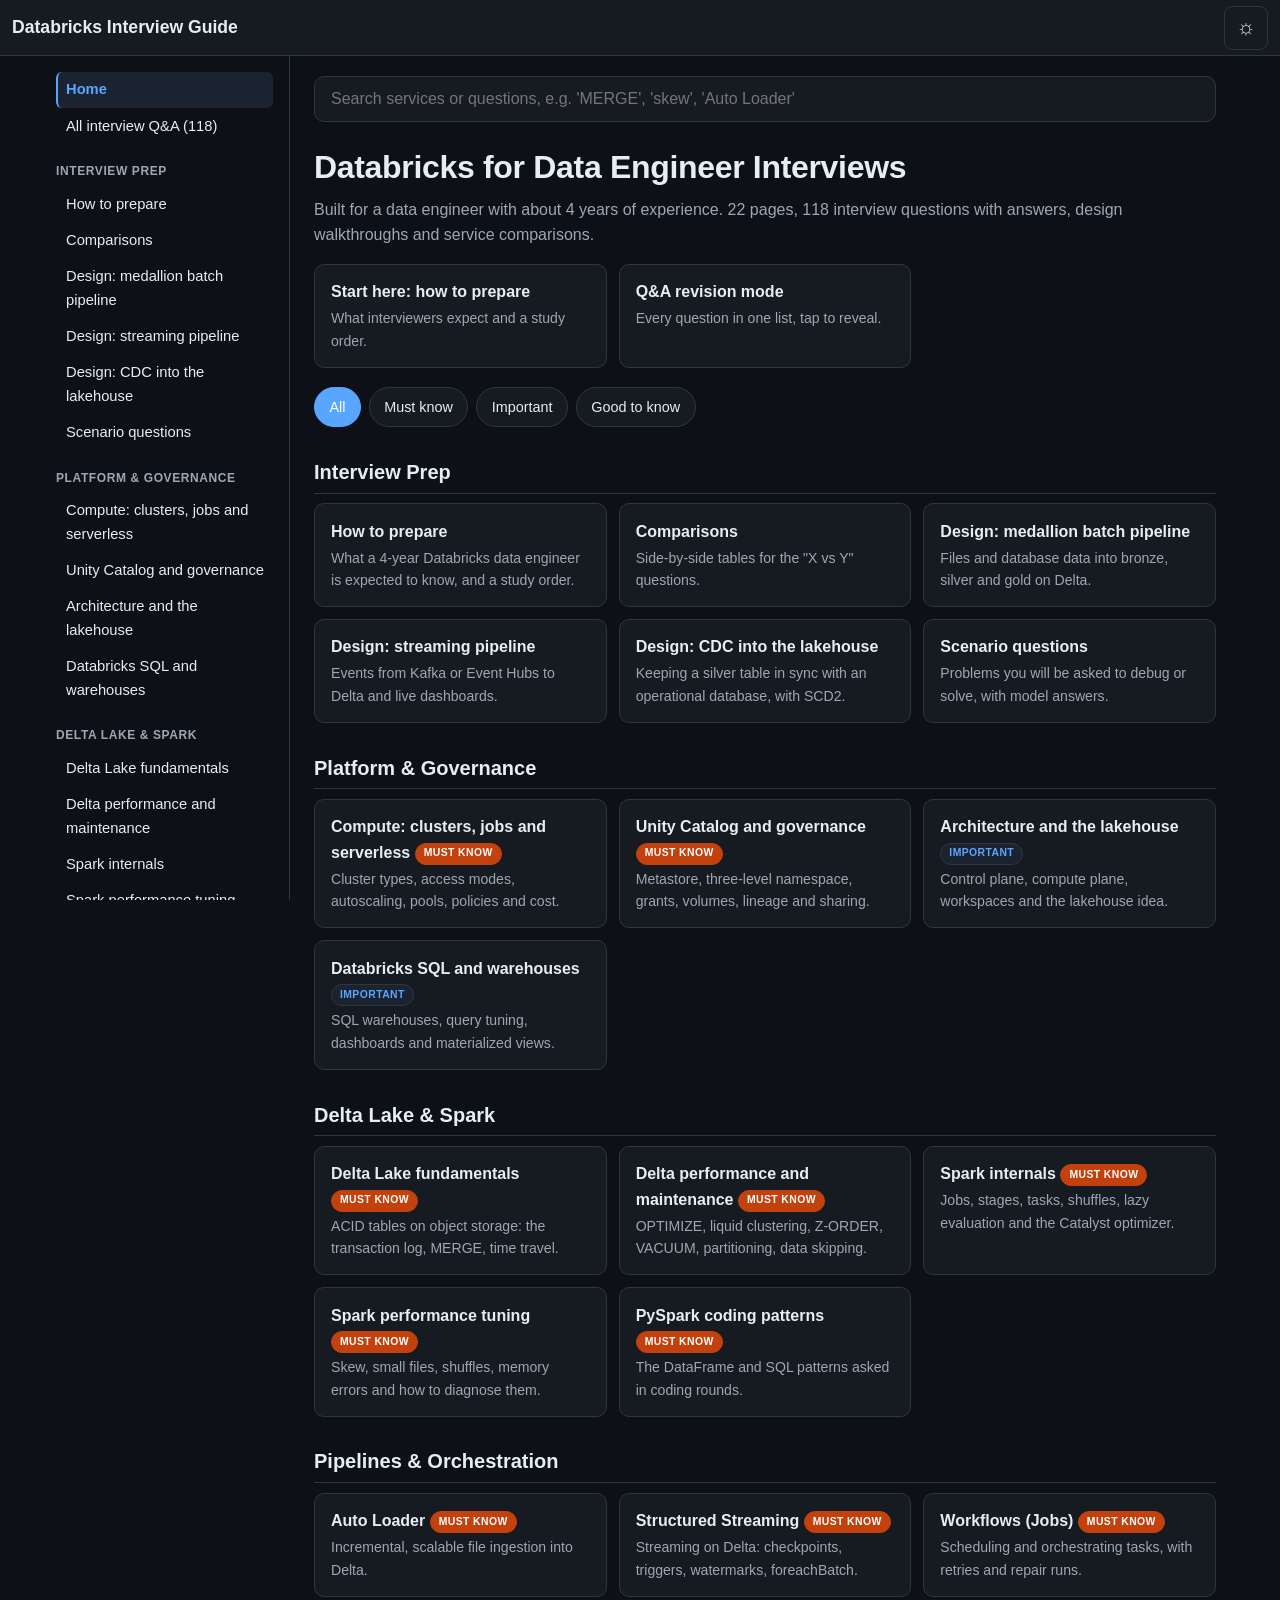
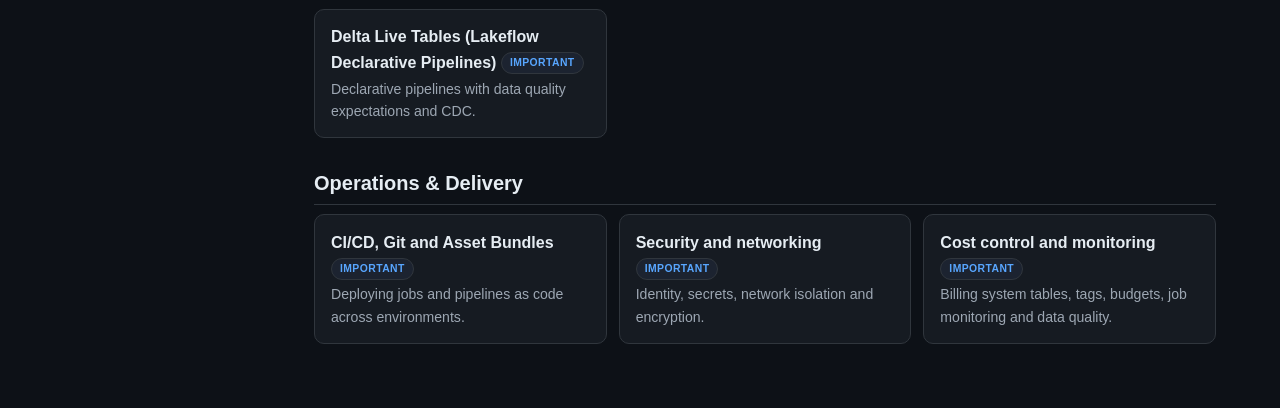
<file: databricks-guide/index.html>
<!DOCTYPE html>
<html lang="en">
<head>
<meta charset="UTF-8">
<meta name="viewport" content="width=device-width, initial-scale=1, viewport-fit=cover">
<meta name="description" content="Databricks data engineering guide for interviews">
<title>Databricks for Data Engineer Interviews</title>
<link rel="stylesheet" href="style.css">
</head>
<body>
<script>
  try {
    const t = localStorage.getItem('databricks-guide-theme');
    if (t === 'light' || t === 'dark') document.documentElement.dataset.theme = t;
  } catch {}
</script>
<header>
  <button id="menu-btn" type="button" aria-label="Open menu" aria-controls="sidebar" aria-expanded="false">&#9776;</button>
  <a class="brand" href="#/">Databricks Interview Guide</a>
  <button id="theme-btn" type="button" aria-label="Toggle theme">&#9788;</button>
</header>
<div class="layout">
  <nav id="sidebar" aria-label="Services"></nav>
  <div id="scrim" hidden></div>
  <main id="main" tabindex="-1">
    <div class="search-wrap">
      <input id="search" type="search" placeholder="Search services or questions, e.g. 'MERGE', 'skew', 'Auto Loader'" aria-label="Search services" autocomplete="off">
    </div>
    <div id="content"></div>
  </main>
</div>
<noscript><p style="padding:1rem">This guide needs JavaScript enabled.</p></noscript>

<script src="registry.js"></script>
<script src="data/prep.js"></script>
<script src="data/platform.js"></script>
<script src="data/delta-spark.js"></script>
<script src="data/pipelines.js"></script>
<script src="app.js"></script>
</body>
</html>
</file>
<file: aws-guide/style.css>
:root {
  --bg: #0d1117; --panel: #161b22; --panel-alt: #1c2330; --border: #30363d;
  --text: #e6edf3; --muted: #9da7b3; --accent: #58a6ff; --accent-2: #3fb950; --accent-3: #f0883e;
  --code-bg: #0b0f14; --code-text: #d2e3ff; --header-h: 56px;
  color-scheme: dark;
}
html[data-theme="light"] {
  --bg: #f6f8fa; --panel: #ffffff; --panel-alt: #eef2f6; --border: #c8d1dc;
  --text: #1f2933; --muted: #52606d; --accent: #0969da; --accent-2: #1a7f37; --accent-3: #bc4c00;
  --code-bg: #eef1f4; --code-text: #172b4d;
  color-scheme: light;
}
* { box-sizing: border-box; }
html { scroll-behavior: smooth; scroll-padding-top: calc(var(--header-h) + 1rem); -webkit-text-size-adjust: 100%; }
@media (prefers-reduced-motion: reduce) { html { scroll-behavior: auto; } * { transition: none !important; } }
body {
  margin: 0; background: var(--bg); color: var(--text); line-height: 1.6;
  font-family: -apple-system, BlinkMacSystemFont, "Segoe UI", Roboto, Helvetica, Arial, sans-serif;
}
a { color: var(--accent); }
header {
  position: sticky; top: 0; z-index: 90; height: var(--header-h);
  display: flex; align-items: center; justify-content: space-between; gap: .5rem;
  padding: 0 max(.75rem, env(safe-area-inset-right)) 0 max(.75rem, env(safe-area-inset-left));
  background: var(--panel); border-bottom: 1px solid var(--border);
}
.brand { font-weight: 800; font-size: 1.1rem; color: var(--text); text-decoration: none; margin-right: auto; }
header button {
  min-width: 44px; min-height: 44px; font-size: 1.3rem; line-height: 1;
  background: transparent; color: var(--text); border: 1px solid var(--border); border-radius: 8px; cursor: pointer;
}
#menu-btn { display: none; }
.layout { display: flex; max-width: 1200px; margin: 0 auto; }
nav {
  position: sticky; top: var(--header-h); align-self: flex-start; flex: none; width: 250px;
  height: calc(100vh - var(--header-h)); overflow-y: auto; padding: 1rem;
  border-right: 1px solid var(--border);
}
nav h3 { font-size: .75rem; text-transform: uppercase; letter-spacing: .05em; color: var(--muted); margin: 1.1rem 0 .3rem; }
nav a {
  display: block; padding: .4rem .5rem; color: var(--text); text-decoration: none; font-size: .92rem;
  border-radius: 6px; border-left: 2px solid transparent;
}
nav a:hover { background: var(--panel-alt); color: var(--accent); }
nav a.active { background: var(--panel-alt); color: var(--accent); border-left-color: var(--accent); font-weight: 600; }
main { flex: 1; min-width: 0; padding: 1.25rem 1.5rem 4rem; outline: none; }
#search {
  width: 100%; padding: .8rem 1rem; font-size: 1rem; /* 16px+ avoids iOS zoom on focus */
  background: var(--panel); color: var(--text); border: 1px solid var(--border); border-radius: 10px;
}
#search:focus { outline: none; border-color: var(--accent); }
.search-wrap { margin-bottom: 1.25rem; }

h1 { font-size: clamp(1.5rem, 5vw, 2rem); margin: 0 0 .25rem; letter-spacing: -.01em; }
h2 { font-size: 1.15rem; margin: 1.8rem 0 .6rem; padding-bottom: .3rem; border-bottom: 1px solid var(--border); }
.lead { color: var(--muted); margin: 0 0 1rem; }
.crumb { font-size: .85rem; color: var(--muted); margin-bottom: .5rem; }
.badge {
  display: inline-block; font-size: .7rem; font-weight: 700; text-transform: uppercase; letter-spacing: .04em;
  padding: .1rem .5rem; border-radius: 999px; background: var(--panel-alt); color: var(--accent); border: 1px solid var(--border);
}

.grid { display: grid; grid-template-columns: repeat(auto-fill, minmax(240px, 1fr)); gap: .75rem; }
a.card {
  display: block; padding: .9rem 1rem; background: var(--panel); border: 1px solid var(--border);
  border-radius: 10px; color: var(--text); text-decoration: none;
}
a.card:hover, a.card:focus-visible { border-color: var(--accent); outline: none; }
a.card .t { font-weight: 700; }
a.card .d { color: var(--muted); font-size: .88rem; margin-top: .15rem; }
.cat-title { margin: 1.8rem 0 .6rem; font-size: 1.25rem; }

ul.list { padding-left: 1.2rem; margin: .3rem 0; }
ul.list li { margin: .3rem 0; }
.chips { display: flex; flex-wrap: wrap; gap: .5rem; }
.chips a { padding: .35rem .8rem; border: 1px solid var(--border); border-radius: 999px; background: var(--panel); text-decoration: none; font-size: .9rem; }
.chips a:hover { border-color: var(--accent); }

.ex { margin: 1rem 0; }
.ex h3 { font-size: 1rem; margin: 0 0 .4rem; }
.ex p { margin: 0 0 .4rem; color: var(--muted); font-size: .92rem; }
pre {
  position: relative; margin: 0; padding: 2.4rem .9rem .9rem; overflow-x: auto; -webkit-overflow-scrolling: touch;
  background: var(--code-bg); color: var(--code-text); border: 1px solid var(--border); border-radius: 8px;
  font: .85rem/1.5 ui-monospace, SFMono-Regular, Menlo, Consolas, monospace; tab-size: 2;
}
pre .lang { position: absolute; left: .8rem; top: .45rem; font-size: .7rem; color: var(--muted); text-transform: uppercase; }
pre button.copy {
  position: absolute; right: .5rem; top: .35rem; min-height: 32px; padding: 0 .7rem; font-size: .75rem;
  background: var(--panel-alt); color: var(--text); border: 1px solid var(--border); border-radius: 6px; cursor: pointer;
}
.note { padding: .7rem .9rem; background: var(--panel); border: 1px solid var(--border); border-left: 4px solid var(--accent-3); border-radius: 8px; }
.pager { display: flex; justify-content: space-between; gap: .75rem; margin-top: 2.5rem; }
.pager a { flex: 1; }
.empty { color: var(--muted); padding: 2rem 0; text-align: center; }

@media (max-width: 800px) {
  #menu-btn { display: inline-block; }
  nav {
    position: fixed; top: var(--header-h); left: 0; bottom: 0; z-index: 80; width: min(82vw, 300px); height: auto;
    background: var(--panel); transform: translateX(-100%); transition: transform .2s ease;
    padding-bottom: max(1rem, env(safe-area-inset-bottom));
  }
  body.menu-open nav { transform: none; }
  #scrim { position: fixed; inset: var(--header-h) 0 0 0; z-index: 70; background: rgba(0,0,0,.5); }
  #scrim[hidden] { display: none; }
  nav a { padding: .65rem .6rem; }
  main { padding: 1rem max(.9rem, env(safe-area-inset-right)) 3rem max(.9rem, env(safe-area-inset-left)); }
  .grid { grid-template-columns: 1fr; }
}

/* ---- Interview guide additions ---- */
.badge.pri-must { color: #fff; background: #c2410c; border-color: #c2410c; }
.badge.pri-imp { color: var(--accent); }
.badge.pri-good { color: var(--muted); }
h1 .badge, a.card .t .badge { vertical-align: middle; font-size: .65rem; }
.grid.start { margin-bottom: 1.2rem; }
.hint { color: var(--muted); font-size: .9rem; margin: 0 0 .6rem; }
code.inline { background: var(--code-bg); color: var(--code-text); padding: .1rem .35rem; border-radius: 4px; font: .88em ui-monospace, SFMono-Regular, Menlo, Consolas, monospace; overflow-wrap: anywhere; }
.chips.filter { margin: 1rem 0 .4rem; }
.chips.filter button {
  min-height: 40px; padding: .35rem .9rem; font-size: .9rem; color: var(--text); cursor: pointer;
  background: var(--panel); border: 1px solid var(--border); border-radius: 999px;
}
.chips.filter button.on { background: var(--accent); border-color: var(--accent); color: #fff; }
details.qa { background: var(--panel); border: 1px solid var(--border); border-radius: 10px; margin: .5rem 0; }
details.qa summary { cursor: pointer; padding: .8rem 1rem; font-weight: 600; list-style: none; position: relative; padding-right: 2.2rem; min-height: 44px; }
details.qa summary::-webkit-details-marker { display: none; }
details.qa summary::after { content: "+"; position: absolute; right: 1rem; top: .7rem; color: var(--accent); font-size: 1.2rem; line-height: 1; }
details.qa[open] summary::after { content: "\2212"; }
details.qa[open] summary { border-bottom: 1px solid var(--border); }
details.qa .ans { padding: .2rem 1rem .8rem; }
details.qa .ans p { margin: .6rem 0; }
.tablewrap { overflow-x: auto; -webkit-overflow-scrolling: touch; margin: .6rem 0; border: 1px solid var(--border); border-radius: 8px; }
table { border-collapse: collapse; width: 100%; font-size: .9rem; }
th, td { text-align: left; vertical-align: top; padding: .55rem .7rem; border-bottom: 1px solid var(--border); min-width: 130px; }
thead th { background: var(--panel-alt); }
tbody th { background: var(--panel); font-weight: 700; }
tbody tr:last-child th, tbody tr:last-child td { border-bottom: 0; }
</file>
<file: azure-guide/style.css>
:root {
  --bg: #0d1117; --panel: #161b22; --panel-alt: #1c2330; --border: #30363d;
  --text: #e6edf3; --muted: #9da7b3; --accent: #58a6ff; --accent-2: #3fb950; --accent-3: #f0883e;
  --code-bg: #0b0f14; --code-text: #d2e3ff; --header-h: 56px;
  color-scheme: dark;
}
html[data-theme="light"] {
  --bg: #f6f8fa; --panel: #ffffff; --panel-alt: #eef2f6; --border: #c8d1dc;
  --text: #1f2933; --muted: #52606d; --accent: #0969da; --accent-2: #1a7f37; --accent-3: #bc4c00;
  --code-bg: #eef1f4; --code-text: #172b4d;
  color-scheme: light;
}
* { box-sizing: border-box; }
html { scroll-behavior: smooth; scroll-padding-top: calc(var(--header-h) + 1rem); -webkit-text-size-adjust: 100%; }
@media (prefers-reduced-motion: reduce) { html { scroll-behavior: auto; } * { transition: none !important; } }
body {
  margin: 0; background: var(--bg); color: var(--text); line-height: 1.6;
  font-family: -apple-system, BlinkMacSystemFont, "Segoe UI", Roboto, Helvetica, Arial, sans-serif;
}
a { color: var(--accent); }
header {
  position: sticky; top: 0; z-index: 90; height: var(--header-h);
  display: flex; align-items: center; justify-content: space-between; gap: .5rem;
  padding: 0 max(.75rem, env(safe-area-inset-right)) 0 max(.75rem, env(safe-area-inset-left));
  background: var(--panel); border-bottom: 1px solid var(--border);
}
.brand { font-weight: 800; font-size: 1.1rem; color: var(--text); text-decoration: none; margin-right: auto; }
header button {
  min-width: 44px; min-height: 44px; font-size: 1.3rem; line-height: 1;
  background: transparent; color: var(--text); border: 1px solid var(--border); border-radius: 8px; cursor: pointer;
}
#menu-btn { display: none; }
.layout { display: flex; max-width: 1200px; margin: 0 auto; }
nav {
  position: sticky; top: var(--header-h); align-self: flex-start; flex: none; width: 250px;
  height: calc(100vh - var(--header-h)); overflow-y: auto; padding: 1rem;
  border-right: 1px solid var(--border);
}
nav h3 { font-size: .75rem; text-transform: uppercase; letter-spacing: .05em; color: var(--muted); margin: 1.1rem 0 .3rem; }
nav a {
  display: block; padding: .4rem .5rem; color: var(--text); text-decoration: none; font-size: .92rem;
  border-radius: 6px; border-left: 2px solid transparent;
}
nav a:hover { background: var(--panel-alt); color: var(--accent); }
nav a.active { background: var(--panel-alt); color: var(--accent); border-left-color: var(--accent); font-weight: 600; }
main { flex: 1; min-width: 0; padding: 1.25rem 1.5rem 4rem; outline: none; }
#search {
  width: 100%; padding: .8rem 1rem; font-size: 1rem; /* 16px+ avoids iOS zoom on focus */
  background: var(--panel); color: var(--text); border: 1px solid var(--border); border-radius: 10px;
}
#search:focus { outline: none; border-color: var(--accent); }
.search-wrap { margin-bottom: 1.25rem; }

h1 { font-size: clamp(1.5rem, 5vw, 2rem); margin: 0 0 .25rem; letter-spacing: -.01em; }
h2 { font-size: 1.15rem; margin: 1.8rem 0 .6rem; padding-bottom: .3rem; border-bottom: 1px solid var(--border); }
.lead { color: var(--muted); margin: 0 0 1rem; }
.crumb { font-size: .85rem; color: var(--muted); margin-bottom: .5rem; }
.badge {
  display: inline-block; font-size: .7rem; font-weight: 700; text-transform: uppercase; letter-spacing: .04em;
  padding: .1rem .5rem; border-radius: 999px; background: var(--panel-alt); color: var(--accent); border: 1px solid var(--border);
}

.grid { display: grid; grid-template-columns: repeat(auto-fill, minmax(240px, 1fr)); gap: .75rem; }
a.card {
  display: block; padding: .9rem 1rem; background: var(--panel); border: 1px solid var(--border);
  border-radius: 10px; color: var(--text); text-decoration: none;
}
a.card:hover, a.card:focus-visible { border-color: var(--accent); outline: none; }
a.card .t { font-weight: 700; }
a.card .d { color: var(--muted); font-size: .88rem; margin-top: .15rem; }
.cat-title { margin: 1.8rem 0 .6rem; font-size: 1.25rem; }

ul.list { padding-left: 1.2rem; margin: .3rem 0; }
ul.list li { margin: .3rem 0; }
.chips { display: flex; flex-wrap: wrap; gap: .5rem; }
.chips a { padding: .35rem .8rem; border: 1px solid var(--border); border-radius: 999px; background: var(--panel); text-decoration: none; font-size: .9rem; }
.chips a:hover { border-color: var(--accent); }

.ex { margin: 1rem 0; }
.ex h3 { font-size: 1rem; margin: 0 0 .4rem; }
.ex p { margin: 0 0 .4rem; color: var(--muted); font-size: .92rem; }
pre {
  position: relative; margin: 0; padding: 2.4rem .9rem .9rem; overflow-x: auto; -webkit-overflow-scrolling: touch;
  background: var(--code-bg); color: var(--code-text); border: 1px solid var(--border); border-radius: 8px;
  font: .85rem/1.5 ui-monospace, SFMono-Regular, Menlo, Consolas, monospace; tab-size: 2;
}
pre .lang { position: absolute; left: .8rem; top: .45rem; font-size: .7rem; color: var(--muted); text-transform: uppercase; }
pre button.copy {
  position: absolute; right: .5rem; top: .35rem; min-height: 32px; padding: 0 .7rem; font-size: .75rem;
  background: var(--panel-alt); color: var(--text); border: 1px solid var(--border); border-radius: 6px; cursor: pointer;
}
.note { padding: .7rem .9rem; background: var(--panel); border: 1px solid var(--border); border-left: 4px solid var(--accent-3); border-radius: 8px; }
.pager { display: flex; justify-content: space-between; gap: .75rem; margin-top: 2.5rem; }
.pager a { flex: 1; }
.empty { color: var(--muted); padding: 2rem 0; text-align: center; }

@media (max-width: 800px) {
  #menu-btn { display: inline-block; }
  nav {
    position: fixed; top: var(--header-h); left: 0; bottom: 0; z-index: 80; width: min(82vw, 300px); height: auto;
    background: var(--panel); transform: translateX(-100%); transition: transform .2s ease;
    padding-bottom: max(1rem, env(safe-area-inset-bottom));
  }
  body.menu-open nav { transform: none; }
  #scrim { position: fixed; inset: var(--header-h) 0 0 0; z-index: 70; background: rgba(0,0,0,.5); }
  #scrim[hidden] { display: none; }
  nav a { padding: .65rem .6rem; }
  main { padding: 1rem max(.9rem, env(safe-area-inset-right)) 3rem max(.9rem, env(safe-area-inset-left)); }
  .grid { grid-template-columns: 1fr; }
}

/* ---- Interview guide additions ---- */
.badge.pri-must { color: #fff; background: #c2410c; border-color: #c2410c; }
.badge.pri-imp { color: var(--accent); }
.badge.pri-good { color: var(--muted); }
h1 .badge, a.card .t .badge { vertical-align: middle; font-size: .65rem; }
.grid.start { margin-bottom: 1.2rem; }
.hint { color: var(--muted); font-size: .9rem; margin: 0 0 .6rem; }
code.inline { background: var(--code-bg); color: var(--code-text); padding: .1rem .35rem; border-radius: 4px; font: .88em ui-monospace, SFMono-Regular, Menlo, Consolas, monospace; overflow-wrap: anywhere; }
.chips.filter { margin: 1rem 0 .4rem; }
.chips.filter button {
  min-height: 40px; padding: .35rem .9rem; font-size: .9rem; color: var(--text); cursor: pointer;
  background: var(--panel); border: 1px solid var(--border); border-radius: 999px;
}
.chips.filter button.on { background: var(--accent); border-color: var(--accent); color: #fff; }
details.qa { background: var(--panel); border: 1px solid var(--border); border-radius: 10px; margin: .5rem 0; }
details.qa summary { cursor: pointer; padding: .8rem 1rem; font-weight: 600; list-style: none; position: relative; padding-right: 2.2rem; min-height: 44px; }
details.qa summary::-webkit-details-marker { display: none; }
details.qa summary::after { content: "+"; position: absolute; right: 1rem; top: .7rem; color: var(--accent); font-size: 1.2rem; line-height: 1; }
details.qa[open] summary::after { content: "\2212"; }
details.qa[open] summary { border-bottom: 1px solid var(--border); }
details.qa .ans { padding: .2rem 1rem .8rem; }
details.qa .ans p { margin: .6rem 0; }
.tablewrap { overflow-x: auto; -webkit-overflow-scrolling: touch; margin: .6rem 0; border: 1px solid var(--border); border-radius: 8px; }
table { border-collapse: collapse; width: 100%; font-size: .9rem; }
th, td { text-align: left; vertical-align: top; padding: .55rem .7rem; border-bottom: 1px solid var(--border); min-width: 130px; }
thead th { background: var(--panel-alt); }
tbody th { background: var(--panel); font-weight: 700; }
tbody tr:last-child th, tbody tr:last-child td { border-bottom: 0; }
</file>
<file: command-reference/style.css>
:root {
  --bg: #0d1117;
  --panel: #161b22;
  --panel-alt: #1c2330;
  --border: #30363d;
  --text: #e6edf3;
  --muted: #9da7b3;
  --accent: #58a6ff;
  --accent-2: #3fb950;
  --accent-3: #f0883e;
  --code-bg: #0b0f14;
  --code-text: #d2e3ff;
  --header-bg-start: #161b22;
  --header-bg-end: #1c2330;
  --header-h: 64px;
}
html[data-theme="light"] {
  --bg: #f6f8fa;
  --panel: #ffffff;
  --panel-alt: #eef2f6;
  --border: #c8d1dc;
  --text: #1f2933;
  --muted: #52606d;
  --accent: #0969da;
  --accent-2: #1a7f37;
  --accent-3: #bc4c00;
  --code-bg: #eef1f4;
  --code-text: #172b4d;
  --header-bg-start: #ffffff;
  --header-bg-end: #eef2f6;
}
* { box-sizing: border-box; }
html {
  scroll-behavior: smooth;
  scroll-padding-top: calc(var(--header-h) + 1rem);
}
@media (prefers-reduced-motion: reduce) {
  html { scroll-behavior: auto; }
  * { transition: none !important; animation: none !important; }
}
body {
  margin: 0;
  font-family: -apple-system, BlinkMacSystemFont, "Segoe UI", Roboto, Helvetica, Arial, sans-serif;
  background: var(--bg);
  color: var(--text);
  line-height: 1.55;
}
/* Smooth scrollbar styling */
::-webkit-scrollbar { width: 11px; height: 11px; }
::-webkit-scrollbar-track { background: var(--bg); }
::-webkit-scrollbar-thumb { background: var(--border); border-radius: 6px; border: 2px solid var(--bg); }
::-webkit-scrollbar-thumb:hover { background: #45505e; }
html { scrollbar-color: var(--border) var(--bg); scrollbar-width: thin; }
header {
  position: sticky;
  top: 0;
  z-index: 90;
  height: var(--header-h);
  display: flex;
  flex-direction: column;
  align-items: center;
  justify-content: center;
  padding: .4rem 1.5rem;
  text-align: center;
  background: linear-gradient(135deg, var(--header-bg-start) 0%, var(--header-bg-end) 100%);
  border-bottom: 1px solid var(--border);
}
header h1 { margin: 0; font-size: 1.15rem; }
header p { margin: .1rem 0 0; color: var(--muted); font-size: .8rem; }
.theme-control {
  position: absolute;
  right: 1.25rem;
  top: 50%;
  transform: translateY(-50%);
  display: inline-flex;
  align-items: center;
  gap: .45rem;
  color: var(--muted);
  font-size: .72rem;
  font-weight: 600;
  user-select: none;
}
.theme-switch {
  position: relative;
  width: 46px;
  height: 24px;
  display: inline-block;
}
.theme-switch input { position: absolute; opacity: 0; width: 0; height: 0; }
.theme-slider {
  position: absolute;
  inset: 0;
  cursor: pointer;
  background: #30363d;
  border: 1px solid var(--border);
  border-radius: 999px;
  transition: background .2s ease, border-color .2s ease;
}
.theme-slider::before {
  content: "";
  position: absolute;
  width: 18px;
  height: 18px;
  left: 2px;
  top: 2px;
  border-radius: 50%;
  background: #f6f8fa;
  box-shadow: 0 1px 3px rgba(0,0,0,.35);
  transition: transform .2s ease;
}
.theme-switch input:checked + .theme-slider { background: var(--accent); }
.theme-switch input:checked + .theme-slider::before { transform: translateX(22px); }
.theme-switch input:focus-visible + .theme-slider { outline: 2px solid var(--accent); outline-offset: 3px; }
.theme-icon { font-size: .9rem; line-height: 1; }
@media (max-width: 600px) {
  .theme-control { right: .65rem; }
  .theme-control .theme-label { display: none; }
}
.layout { display: flex; max-width: 1200px; margin: 0 auto; }
nav {
  position: sticky;
  top: var(--header-h);
  align-self: flex-start;
  width: 230px;
  padding: 1.5rem 1rem;
  height: calc(100vh - var(--header-h));
  overflow-y: auto;
  border-right: 1px solid var(--border);
}
nav h3 { font-size: .8rem; text-transform: uppercase; letter-spacing: .05em; color: var(--muted); margin: 1.2rem 0 .4rem; }
nav a {
  display: block;
  color: var(--text);
  text-decoration: none;
  padding: .3rem .5rem;
  border-radius: 6px;
  font-size: .9rem;
  border-left: 2px solid transparent;
  transition: background .15s ease, color .15s ease, border-color .15s ease, padding-left .15s ease;
}
nav a:hover { background: var(--panel-alt); color: var(--accent); }
nav a.active {
  background: var(--panel-alt);
  color: var(--accent);
  border-left-color: var(--accent);
  padding-left: .7rem;
  font-weight: 600;
}
main { flex: 1; padding: 1.5rem 2rem 4rem; min-width: 0; }
.search-wrap { margin-bottom: 1.5rem; }
#search {
  width: 100%;
  padding: .7rem 1rem;
  background: var(--panel);
  border: 1px solid var(--border);
  border-radius: 8px;
  color: var(--text);
  font-size: 1rem;
}
#search:focus { outline: none; border-color: var(--accent); }
section { margin-bottom: 1.6rem; scroll-margin-top: 1.5rem; }
/* Nested group heading (e.g. "Navigation", "Files & Directories") — a sub-level */
section > h2 {
  font-size: .95rem;
  font-weight: 600;
  text-transform: uppercase;
  letter-spacing: .04em;
  color: var(--muted);
  padding-bottom: .3rem;
  border-bottom: 1px solid var(--border);
  display: flex;
  align-items: center;
  gap: .5rem;
}

/* ---- Parent category (dbt / git / linux) — the prominent top level ---- */
.cat-block { margin-bottom: 2.5rem; }
.cat-head {
  display: flex;
  align-items: center;
  gap: .6rem;
  cursor: pointer;
  user-select: none;
  padding: .7rem .9rem;
  background: var(--panel-alt);
  border: 1px solid var(--border);
  border-left: 4px solid var(--accent);
  border-radius: 10px;
  margin-bottom: 1.2rem;
}
.cat-head:hover { border-color: var(--accent); }
.cat-head .cat-title { font-size: 1.5rem; font-weight: 800; letter-spacing: -.01em; }
.cat-head:hover .cat-title { color: var(--accent); }
.cat-head .sec-twist {
  margin-left: auto;
  font-size: 1.1rem;
  color: var(--muted);
  transition: transform .2s ease;
}
.cat-block.collapsed .sec-twist { transform: rotate(-90deg); }
.cat-block.collapsed .cat-head { margin-bottom: 0; }
.cat-block.collapsed .cat-body { display: none; }
/* Indent the whole category body so nested groups read as children */
.cat-body {
  padding-left: 1.1rem;
  border-left: 2px solid var(--border);
  margin-left: .6rem;
}
.cat-body > section:last-child { margin-bottom: 0; }

/* Jump-to-reference button in the example panel */
.ep-jump {
  display: inline-flex;
  align-items: center;
  gap: .4rem;
  margin: 0 0 1rem;
  padding: .5rem .9rem;
  font-family: inherit;
  font-size: .85rem;
  font-weight: 600;
  color: var(--accent);
  background: rgba(88,166,255,.1);
  border: 1px solid var(--accent);
  border-radius: 7px;
  cursor: pointer;
  transition: background .15s ease, transform .1s ease;
}
.ep-jump:hover { background: rgba(88,166,255,.2); }
.ep-jump:active { transform: translateY(1px); }
.badge { font-size: .7rem; padding: .15rem .5rem; border-radius: 20px; font-weight: 600; }
.badge.dbt { background: rgba(255,105,79,.15); color: #ff8a6b; }
.badge.git { background: rgba(240,136,62,.15); color: var(--accent-3); }
.badge.linux { background: rgba(63,185,80,.15); color: var(--accent-2); }
.cmd {
  background: var(--panel);
  border: 1px solid var(--border);
  border-radius: 10px;
  padding: 1rem 1.2rem;
  margin: .9rem 0;
  scroll-margin-top: 1.5rem;
  transition: border-color .2s ease, box-shadow .2s ease, transform .2s ease;
}
.cmd:hover {
  border-color: var(--accent);
  box-shadow: 0 4px 20px rgba(0,0,0,.35);
  transform: translateY(-2px);
}
.cmd:target {
  border-color: var(--accent);
  box-shadow: 0 0 0 2px rgba(88,166,255,.35);
}
.cmd.flash { animation: cardFlash .5s ease; }
@keyframes cardFlash {
  0%   { border-color: var(--accent); box-shadow: 0 0 0 3px rgba(88,166,255,.55); background: rgba(88,166,255,.10); }
  100% { border-color: var(--border); box-shadow: none; background: var(--panel); }
}
.cmd h4 { margin: 0 0 .4rem; font-size: .95rem; }
.cmd code.inline {
  background: var(--code-bg);
  color: var(--accent);
  padding: .1rem .4rem;
  border-radius: 5px;
  font-family: "SF Mono", Consolas, Monaco, monospace;
  font-size: .95rem;
}
.cmd .desc { color: var(--muted); margin: .2rem 0 .7rem; }
.cmd .label { font-size: .72rem; text-transform: uppercase; letter-spacing: .06em; color: var(--muted); margin: .6rem 0 .2rem; }
pre {
  position: relative;
  background: var(--code-bg);
  border: 1px solid var(--border);
  border-radius: 8px;
  padding: .8rem 1rem;
  margin: .3rem 0 0;
  overflow-x: auto;
}
pre code { font-family: "SF Mono", Consolas, Monaco, monospace; font-size: .88rem; color: var(--code-text); white-space: pre; }
.example { border-left: 3px solid var(--accent-2); }
.hidden { display: none !important; }
/* Copy-to-clipboard button */
.copy-btn {
  position: absolute;
  top: .5rem;
  right: .5rem;
  padding: .25rem .6rem;
  font-size: .72rem;
  font-family: inherit;
  font-weight: 600;
  color: var(--muted);
  background: var(--panel-alt);
  border: 1px solid var(--border);
  border-radius: 6px;
  cursor: pointer;
  opacity: 0;
  transform: translateY(-2px);
  transition: opacity .15s ease, transform .15s ease, color .15s ease, border-color .15s ease, background .15s ease;
}
pre:hover .copy-btn, .copy-btn:focus { opacity: 1; transform: translateY(0); }
.copy-btn:hover { color: var(--accent); border-color: var(--accent); }
.copy-btn.copied { color: var(--accent-2); border-color: var(--accent-2); background: rgba(63,185,80,.12); opacity: 1; }
/* Search match highlight */
mark {
  background: rgba(240,136,62,.35);
  color: var(--text);
  border-radius: 3px;
  padding: 0 .1em;
}
/* Result counter */
#result-count { color: var(--muted); font-size: .8rem; margin-top: .5rem; min-height: 1em; }
/* Reveal-on-scroll */
.reveal { opacity: 0; transform: translateY(14px); transition: opacity .5s ease, transform .5s ease; }
.reveal.shown { opacity: 1; transform: none; }
/* Back to top */
#to-top {
  position: fixed;
  bottom: 1.5rem;
  right: 1.5rem;
  width: 44px;
  height: 44px;
  border-radius: 50%;
  border: 1px solid var(--border);
  background: var(--panel);
  color: var(--accent);
  font-size: 1.2rem;
  cursor: pointer;
  display: grid;
  place-items: center;
  opacity: 0;
  pointer-events: none;
  transform: translateY(10px) scale(.9);
  transition: opacity .25s ease, transform .25s ease, background .2s ease;
  z-index: 90;
  box-shadow: 0 4px 16px rgba(0,0,0,.4);
}
#to-top.show { opacity: 1; pointer-events: auto; transform: translateY(0) scale(1); }
#to-top:hover { background: var(--panel-alt); }
/* Keyboard hint in search box */
.search-wrap { position: relative; }
.kbd-hint {
  position: absolute;
  top: 50%;
  right: .8rem;
  transform: translateY(-50%);
  font-size: .72rem;
  color: var(--muted);
  border: 1px solid var(--border);
  border-radius: 5px;
  padding: .1rem .4rem;
  pointer-events: none;
  background: var(--panel-alt);
}
/* ---------- Command dropdowns ---------- */
#graph-section { margin-bottom: 2.5rem; }
.graph-intro { color: var(--muted); margin: .2rem 0 1rem; font-size: .92rem; }
.dd-controls {
  display: flex;
  flex-wrap: wrap;
  gap: 1rem;
  background: var(--panel);
  border: 1px solid var(--border);
  border-radius: 12px;
  padding: 1rem 1.2rem;
}
.dd-field { display: flex; flex-direction: column; gap: .35rem; flex: 1 1 200px; min-width: 180px; }
.dd-field label {
  font-size: .72rem;
  text-transform: uppercase;
  letter-spacing: .06em;
  color: var(--muted);
}
.dd-select {
  appearance: none;
  -webkit-appearance: none;
  width: 100%;
  padding: .6rem 2.2rem .6rem .8rem;
  background-color: var(--panel-alt);
  color: var(--text);
  border: 1px solid var(--border);
  border-radius: 8px;
  font-size: .92rem;
  font-family: inherit;
  cursor: pointer;
  background-image: url("data:image/svg+xml;utf8,<svg xmlns='http://www.w3.org/2000/svg' width='12' height='12' viewBox='0 0 12 12'><path d='M2 4l4 4 4-4' fill='none' stroke='%239da7b3' stroke-width='1.5'/></svg>");
  background-repeat: no-repeat;
  background-position: right .8rem center;
  transition: border-color .15s ease, background-color .15s ease;
}
.dd-select:hover { border-color: var(--accent); }
.dd-select:focus { outline: none; border-color: var(--accent); }
.dd-select:disabled { opacity: .5; cursor: not-allowed; }

/* Structured example panel */
.example-panel {
  margin-top: 1.2rem;
  border: 1px solid var(--border);
  border-radius: 12px;
  background: var(--panel);
  overflow: hidden;
}
.example-panel .ep-head {
  display: flex;
  align-items: center;
  gap: .6rem;
  padding: .8rem 1.1rem;
  background: var(--panel-alt);
  border-bottom: 1px solid var(--border);
}
.example-panel .ep-head h4 { margin: 0; font-size: 1rem; font-family: "SF Mono", Consolas, Monaco, monospace; color: var(--accent); }
.example-panel .ep-head h4.ep-link { cursor: pointer; display: inline-flex; align-items: center; gap: .35rem; }
.example-panel .ep-head h4.ep-link::after {
  content: "\2193";
  font-size: .85em;
  opacity: .7;
  transition: transform .15s ease, opacity .15s ease;
}
.example-panel .ep-head h4.ep-link:hover { text-decoration: underline; }
.example-panel .ep-head h4.ep-link:hover::after { transform: translateY(2px); opacity: 1; }
.example-panel .ep-head h4.ep-link:focus-visible { outline: 2px solid var(--accent); outline-offset: 3px; border-radius: 4px; }
.example-panel .ep-head .ep-path { color: var(--muted); font-size: .78rem; margin-left: auto; }
.example-panel .ep-body { padding: 1rem 1.1rem; }
.example-panel .ep-desc { color: var(--muted); margin: 0 0 1rem; font-size: .9rem; }
.ex-step {
  display: grid;
  grid-template-columns: 1.6rem 1fr;
  gap: .2rem .6rem;
  margin: 0 0 .9rem;
  align-items: start;
}
.ex-step:last-child { margin-bottom: 0; }
.ex-step .ex-num {
  grid-row: span 2;
  width: 1.6rem; height: 1.6rem;
  display: grid; place-items: center;
  border-radius: 50%;
  background: var(--panel-alt);
  border: 1px solid var(--border);
  color: var(--accent-2);
  font-size: .75rem;
  font-weight: 700;
}
.ex-step .ex-note { color: var(--muted); font-size: .85rem; }
.ex-step .ex-cmd {
  position: relative;
  background: var(--code-bg);
  border: 1px solid var(--border);
  border-radius: 7px;
  padding: .5rem 4rem .5rem .7rem;
  font-family: "SF Mono", Consolas, Monaco, monospace;
  font-size: .85rem;
  color: var(--code-text);
  overflow-x: auto;
  white-space: pre;
}
.ex-cmd:hover .copy-btn, .ex-cmd .copy-btn:focus { opacity: 1; transform: translateY(0); }
.ep-empty { color: var(--muted); font-size: .9rem; padding: 1rem 1.1rem; }
/* ---------- Refinements ---------- */
:root {
  --shadow: 0 8px 24px rgba(0,0,0,.35);
  --radius: 14px;
  --mono: ui-monospace, "SF Mono", "JetBrains Mono", Menlo, Consolas, monospace;
}
html[data-theme="light"] { --shadow: 0 8px 24px rgba(31,41,51,.10); }
body {
  font-family: Inter, system-ui, -apple-system, "Segoe UI", Roboto, Helvetica, Arial, sans-serif;
  -webkit-font-smoothing: antialiased;
  background:
    radial-gradient(900px 400px at 85% -10%, color-mix(in srgb, var(--accent) 12%, transparent), transparent 70%),
    var(--bg);
  background-attachment: fixed;
}
header {
  background: color-mix(in srgb, var(--panel) 78%, transparent);
  -webkit-backdrop-filter: saturate(160%) blur(14px);
  backdrop-filter: saturate(160%) blur(14px);
}
header h1 {
  font-weight: 800;
  letter-spacing: -.02em;
  background: linear-gradient(90deg, var(--accent), var(--accent-2));
  -webkit-background-clip: text;
  background-clip: text;
  color: transparent;
}
nav { scrollbar-width: thin; }
nav h3 { font-size: .7rem; letter-spacing: .09em; margin: 1.4rem 0 .35rem .5rem; }
nav a { border-left: 0; border-radius: 8px; padding: .32rem .65rem; }
nav a.active { background: color-mix(in srgb, var(--accent) 14%, transparent); padding-left: .65rem; }
#search {
  padding: .85rem 1.1rem;
  border-radius: var(--radius);
  box-shadow: var(--shadow);
  transition: border-color .15s ease, box-shadow .15s ease;
}
#search:focus { box-shadow: 0 0 0 3px color-mix(in srgb, var(--accent) 28%, transparent); }
.cat-head {
  border-radius: var(--radius);
  background: linear-gradient(135deg, var(--panel-alt), var(--panel));
  box-shadow: var(--shadow);
}
section > h2 { font-size: .82rem; letter-spacing: .08em; }
.cmd {
  border-radius: var(--radius);
  padding: 1.1rem 1.3rem;
}
.cmd:hover { box-shadow: var(--shadow); transform: translateY(-1px); }
.cmd h4 { font-size: 1rem; }
.cmd .desc { line-height: 1.6; }
.cmd .desc strong { color: var(--text); font-family: var(--mono); font-size: .88em; font-weight: 600; }
.cmd code.inline, pre code, .ex-step .ex-cmd, .example-panel .ep-head h4 { font-family: var(--mono); }
pre { border-radius: 10px; }
.badge { text-transform: uppercase; letter-spacing: .06em; font-size: .62rem; padding: .2rem .55rem; }
.dd-controls, .example-panel { border-radius: var(--radius); box-shadow: var(--shadow); }
.dd-select, .ep-jump { border-radius: 10px; }
a:focus-visible, button:focus-visible, select:focus-visible, [role="button"]:focus-visible {
  outline: 2px solid var(--accent);
  outline-offset: 2px;
}
/* ---------- Category tabs ---------- */
.tabs {
  position: sticky;
  top: var(--header-h);
  z-index: 80;
  display: flex;
  gap: .4rem;
  margin: 0 0 1.4rem;
  padding: .6rem 0;
  background: color-mix(in srgb, var(--bg) 82%, transparent);
  -webkit-backdrop-filter: blur(12px);
  backdrop-filter: blur(12px);
  border-bottom: 1px solid var(--border);
}
.tab {
  flex: 1 1 0;
  display: inline-flex;
  align-items: center;
  justify-content: center;
  gap: .5rem;
  padding: .65rem 1rem;
  font: inherit;
  font-weight: 700;
  color: var(--muted);
  background: var(--panel);
  border: 1px solid var(--border);
  border-bottom: 3px solid transparent;
  border-radius: 10px;
  cursor: pointer;
  transition: color .15s ease, background .15s ease, border-color .15s ease;
}
.tab:hover { color: var(--text); background: var(--panel-alt); }
.tab .tab-count {
  font-size: .72rem;
  font-weight: 600;
  padding: .05rem .5rem;
  border-radius: 999px;
  background: var(--panel-alt);
  color: var(--muted);
}
.tab.active { color: var(--text); background: var(--panel-alt); }
.tab[data-cat="dbt"].active   { border-bottom-color: #ff8a6b; }
.tab[data-cat="git"].active   { border-bottom-color: var(--accent-3); }
.tab[data-cat="linux"].active { border-bottom-color: var(--accent-2); }
.tab-hidden { display: none !important; }
/* Category headers only matter when search shows several categories at once */
.cat-head { display: none; }
body.searching .cat-head { display: flex; cursor: default; }
body.searching .cat-head .sec-twist { display: none; }
body.searching .cat-block.tab-hidden { display: block !important; }
body.searching .cat-block.no-match { display: none !important; }
body.searching .tabs { opacity: .5; pointer-events: none; }
.cat-body { padding-left: 0; border-left: 0; margin-left: 0; }

/* ---------- Readable code examples ---------- */
:root { --comment: #7ee0a0; --prompt: #6b7686; }
html[data-theme="light"] { --comment: #1a7f37; --prompt: #8a94a3; }
pre { padding: 1rem 1.2rem; }
pre.example code { display: block; line-height: 1.7; }
pre.example .ln { display: block; white-space: pre; }
pre.example .note {
  margin: 1.05rem 0 .3rem;
  font-family: Inter, system-ui, -apple-system, "Segoe UI", sans-serif;
  font-size: .86rem;
  font-weight: 600;
  color: var(--comment);
}
pre.example .ln:first-child { margin-top: 0; }
pre.example .cmdline { font-size: .9rem; color: var(--code-text); }
.ex-step { margin-bottom: 1.15rem; }
.ex-step .ex-note { color: var(--text); font-size: .9rem; font-weight: 500; }
.ex-step .ex-cmd { padding-top: .6rem; padding-bottom: .6rem; line-height: 1.6; }
@media (max-width: 600px) {
  .tab { padding: .55rem .4rem; font-size: .85rem; }
  .tab .tab-count { display: none; }
}
@media (max-width: 820px) {
  .layout { flex-direction: column; }
  nav { position: static; width: auto; height: auto; border-right: none; border-bottom: 1px solid var(--border); }
  main { padding: 1.2rem; }
}
</file>
<file: databricks-guide/style.css>
:root {
  --bg: #0d1117; --panel: #161b22; --panel-alt: #1c2330; --border: #30363d;
  --text: #e6edf3; --muted: #9da7b3; --accent: #58a6ff; --accent-2: #3fb950; --accent-3: #f0883e;
  --code-bg: #0b0f14; --code-text: #d2e3ff; --header-h: 56px;
  color-scheme: dark;
}
html[data-theme="light"] {
  --bg: #f6f8fa; --panel: #ffffff; --panel-alt: #eef2f6; --border: #c8d1dc;
  --text: #1f2933; --muted: #52606d; --accent: #0969da; --accent-2: #1a7f37; --accent-3: #bc4c00;
  --code-bg: #eef1f4; --code-text: #172b4d;
  color-scheme: light;
}
* { box-sizing: border-box; }
html { scroll-behavior: smooth; scroll-padding-top: calc(var(--header-h) + 1rem); -webkit-text-size-adjust: 100%; }
@media (prefers-reduced-motion: reduce) { html { scroll-behavior: auto; } * { transition: none !important; } }
body {
  margin: 0; background: var(--bg); color: var(--text); line-height: 1.6;
  font-family: -apple-system, BlinkMacSystemFont, "Segoe UI", Roboto, Helvetica, Arial, sans-serif;
}
a { color: var(--accent); }
header {
  position: sticky; top: 0; z-index: 90; height: var(--header-h);
  display: flex; align-items: center; justify-content: space-between; gap: .5rem;
  padding: 0 max(.75rem, env(safe-area-inset-right)) 0 max(.75rem, env(safe-area-inset-left));
  background: var(--panel); border-bottom: 1px solid var(--border);
}
.brand { font-weight: 800; font-size: 1.1rem; color: var(--text); text-decoration: none; margin-right: auto; }
header button {
  min-width: 44px; min-height: 44px; font-size: 1.3rem; line-height: 1;
  background: transparent; color: var(--text); border: 1px solid var(--border); border-radius: 8px; cursor: pointer;
}
#menu-btn { display: none; }
.layout { display: flex; max-width: 1200px; margin: 0 auto; }
nav {
  position: sticky; top: var(--header-h); align-self: flex-start; flex: none; width: 250px;
  height: calc(100vh - var(--header-h)); overflow-y: auto; padding: 1rem;
  border-right: 1px solid var(--border);
}
nav h3 { font-size: .75rem; text-transform: uppercase; letter-spacing: .05em; color: var(--muted); margin: 1.1rem 0 .3rem; }
nav a {
  display: block; padding: .4rem .5rem; color: var(--text); text-decoration: none; font-size: .92rem;
  border-radius: 6px; border-left: 2px solid transparent;
}
nav a:hover { background: var(--panel-alt); color: var(--accent); }
nav a.active { background: var(--panel-alt); color: var(--accent); border-left-color: var(--accent); font-weight: 600; }
main { flex: 1; min-width: 0; padding: 1.25rem 1.5rem 4rem; outline: none; }
#search {
  width: 100%; padding: .8rem 1rem; font-size: 1rem; /* 16px+ avoids iOS zoom on focus */
  background: var(--panel); color: var(--text); border: 1px solid var(--border); border-radius: 10px;
}
#search:focus { outline: none; border-color: var(--accent); }
.search-wrap { margin-bottom: 1.25rem; }

h1 { font-size: clamp(1.5rem, 5vw, 2rem); margin: 0 0 .25rem; letter-spacing: -.01em; }
h2 { font-size: 1.15rem; margin: 1.8rem 0 .6rem; padding-bottom: .3rem; border-bottom: 1px solid var(--border); }
.lead { color: var(--muted); margin: 0 0 1rem; }
.crumb { font-size: .85rem; color: var(--muted); margin-bottom: .5rem; }
.badge {
  display: inline-block; font-size: .7rem; font-weight: 700; text-transform: uppercase; letter-spacing: .04em;
  padding: .1rem .5rem; border-radius: 999px; background: var(--panel-alt); color: var(--accent); border: 1px solid var(--border);
}

.grid { display: grid; grid-template-columns: repeat(auto-fill, minmax(240px, 1fr)); gap: .75rem; }
a.card {
  display: block; padding: .9rem 1rem; background: var(--panel); border: 1px solid var(--border);
  border-radius: 10px; color: var(--text); text-decoration: none;
}
a.card:hover, a.card:focus-visible { border-color: var(--accent); outline: none; }
a.card .t { font-weight: 700; }
a.card .d { color: var(--muted); font-size: .88rem; margin-top: .15rem; }
.cat-title { margin: 1.8rem 0 .6rem; font-size: 1.25rem; }

ul.list { padding-left: 1.2rem; margin: .3rem 0; }
ul.list li { margin: .3rem 0; }
.chips { display: flex; flex-wrap: wrap; gap: .5rem; }
.chips a { padding: .35rem .8rem; border: 1px solid var(--border); border-radius: 999px; background: var(--panel); text-decoration: none; font-size: .9rem; }
.chips a:hover { border-color: var(--accent); }

.ex { margin: 1rem 0; }
.ex h3 { font-size: 1rem; margin: 0 0 .4rem; }
.ex p { margin: 0 0 .4rem; color: var(--muted); font-size: .92rem; }
pre {
  position: relative; margin: 0; padding: 2.4rem .9rem .9rem; overflow-x: auto; -webkit-overflow-scrolling: touch;
  background: var(--code-bg); color: var(--code-text); border: 1px solid var(--border); border-radius: 8px;
  font: .85rem/1.5 ui-monospace, SFMono-Regular, Menlo, Consolas, monospace; tab-size: 2;
}
pre .lang { position: absolute; left: .8rem; top: .45rem; font-size: .7rem; color: var(--muted); text-transform: uppercase; }
pre button.copy {
  position: absolute; right: .5rem; top: .35rem; min-height: 32px; padding: 0 .7rem; font-size: .75rem;
  background: var(--panel-alt); color: var(--text); border: 1px solid var(--border); border-radius: 6px; cursor: pointer;
}
.note { padding: .7rem .9rem; background: var(--panel); border: 1px solid var(--border); border-left: 4px solid var(--accent-3); border-radius: 8px; }
.pager { display: flex; justify-content: space-between; gap: .75rem; margin-top: 2.5rem; }
.pager a { flex: 1; }
.empty { color: var(--muted); padding: 2rem 0; text-align: center; }

@media (max-width: 800px) {
  #menu-btn { display: inline-block; }
  nav {
    position: fixed; top: var(--header-h); left: 0; bottom: 0; z-index: 80; width: min(82vw, 300px); height: auto;
    background: var(--panel); transform: translateX(-100%); transition: transform .2s ease;
    padding-bottom: max(1rem, env(safe-area-inset-bottom));
  }
  body.menu-open nav { transform: none; }
  #scrim { position: fixed; inset: var(--header-h) 0 0 0; z-index: 70; background: rgba(0,0,0,.5); }
  #scrim[hidden] { display: none; }
  nav a { padding: .65rem .6rem; }
  main { padding: 1rem max(.9rem, env(safe-area-inset-right)) 3rem max(.9rem, env(safe-area-inset-left)); }
  .grid { grid-template-columns: 1fr; }
}

/* ---- Interview guide additions ---- */
.badge.pri-must { color: #fff; background: #c2410c; border-color: #c2410c; }
.badge.pri-imp { color: var(--accent); }
.badge.pri-good { color: var(--muted); }
h1 .badge, a.card .t .badge { vertical-align: middle; font-size: .65rem; }
.grid.start { margin-bottom: 1.2rem; }
.hint { color: var(--muted); font-size: .9rem; margin: 0 0 .6rem; }
code.inline { background: var(--code-bg); color: var(--code-text); padding: .1rem .35rem; border-radius: 4px; font: .88em ui-monospace, SFMono-Regular, Menlo, Consolas, monospace; overflow-wrap: anywhere; }
.chips.filter { margin: 1rem 0 .4rem; }
.chips.filter button {
  min-height: 40px; padding: .35rem .9rem; font-size: .9rem; color: var(--text); cursor: pointer;
  background: var(--panel); border: 1px solid var(--border); border-radius: 999px;
}
.chips.filter button.on { background: var(--accent); border-color: var(--accent); color: #fff; }
details.qa { background: var(--panel); border: 1px solid var(--border); border-radius: 10px; margin: .5rem 0; }
details.qa summary { cursor: pointer; padding: .8rem 1rem; font-weight: 600; list-style: none; position: relative; padding-right: 2.2rem; min-height: 44px; }
details.qa summary::-webkit-details-marker { display: none; }
details.qa summary::after { content: "+"; position: absolute; right: 1rem; top: .7rem; color: var(--accent); font-size: 1.2rem; line-height: 1; }
details.qa[open] summary::after { content: "\2212"; }
details.qa[open] summary { border-bottom: 1px solid var(--border); }
details.qa .ans { padding: .2rem 1rem .8rem; }
details.qa .ans p { margin: .6rem 0; }
.tablewrap { overflow-x: auto; -webkit-overflow-scrolling: touch; margin: .6rem 0; border: 1px solid var(--border); border-radius: 8px; }
table { border-collapse: collapse; width: 100%; font-size: .9rem; }
th, td { text-align: left; vertical-align: top; padding: .55rem .7rem; border-bottom: 1px solid var(--border); min-width: 130px; }
thead th { background: var(--panel-alt); }
tbody th { background: var(--panel); font-weight: 700; }
tbody tr:last-child th, tbody tr:last-child td { border-bottom: 0; }
</file>
